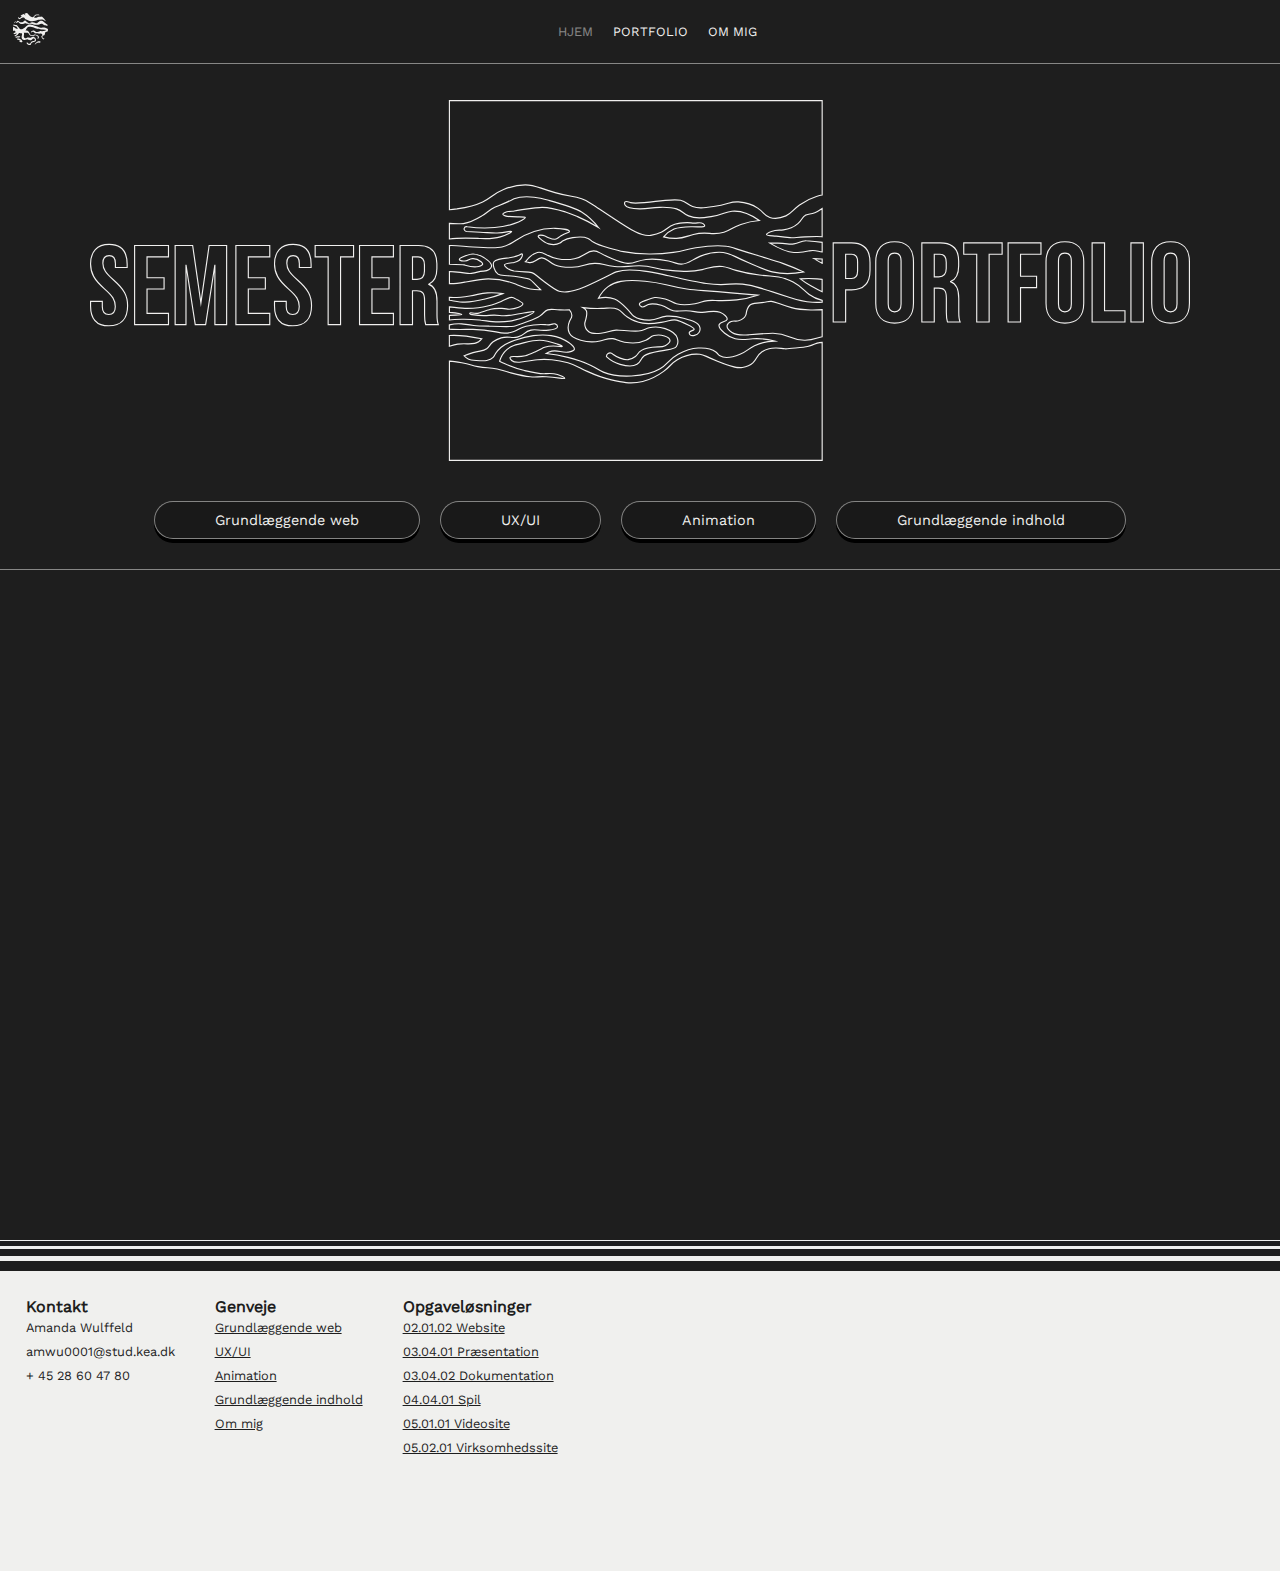
<file: index.html>
<!DOCTYPE html>
<html lang="da">

<head>
    <meta charset="UTF-8">
    <meta name="viewport" content="width=device-width, initial-scale=1.0">
    <meta name="robots" content="noindex">
    <title>Hjem</title>
    <link rel="stylesheet" href="generel.css">
    <link rel="stylesheet" href="animationer.css">
    <style>
        @import url('https://fonts.googleapis.com/css2?family=Work+Sans:wght@700&display=swap');
    </style>
    <link rel="apple-touch-icon" sizes="180x180" href="favicon_io/apple-touch-icon.png">
    <link rel="icon" type="image/png" sizes="32x32" href="favicon_io/favicon-32x32.png">
    <link rel="icon" type="image/png" sizes="16x16" href="favicon_io/favicon-16x16.png">
    <link rel="manifest" href="favicon_io/site.webmanifest">
</head>

<body>
    <header>
        <nav>
            <div>
                <a href="index.html" class="logo"><img src="imgs/logo_light.svg" alt="logo"></a>
            </div>
            <div class="navbar" id="navbar">
                <a href="index.html" class="current_page">HJEM</a>
                <div class="dropdown">
                    <a href="02_01_02.html">PORTFOLIO</a>
                    <div class="dropdown-content">
                        <a href="02_01_02.html">Grundlæggende web</a>
                        <a href="03_04_02.html">UX/UI</a>
                        <a href="04_04_01.html">Animation</a>
                        <a href="05_01_01.html">Grundlæggende indhold</a>
                    </div>
                </div>
                <a href="about.html">OM MIG</a>
            </div>
            <div class="menu_ikoner">
                <div class="burger">
                    <div class="line1"></div>
                    <div class="line2"></div>
                    <div class="line3"></div>
                </div>
            </div>
        </nav>
    </header>
    <main>
        <div class="forside_sektion1">
            <div class="hero">
                <img src="imgs/nyt_hero.svg" alt="logo" class="hero_web">
                <img src="imgs/hero_square.svg" alt="logo" class="hero_mobile">
            </div>
            <div class="knapper_forside">
                <a href="02_01_02.html" class="knap_forside" id="knap_1">Grundlæggende web</a>
                <a href="03_04_01.html" class="knap_forside" id="knap_2">UX/UI</a>
                <a href="04_04_01.html" class="knap_forside" id="knap_3">Animation</a>
                <a href="05_01_01.html" class="knap_forside" id="knap_4">Grundlæggende indhold</a>
            </div>
        </div>
        <hr class="linje">
        <div id="bf_screen">
            <div id="bf_baggrund">
                <div id="bf_elements">
                    <div id="b1_container" class="">
                        <p>02.01.02 -- Website</p>
                        <div id="b1_sprite" class="">
                        </div>
                    </div>
                    <div id="b2_container" class="">
                        <p>03.04.01 -- Præsentation</p>
                        <div id="b2_sprite" class=""></div>
                    </div>
                    <div id="b3_container" class="">
                        <p>04.04.01 -- Temaopgave</p>
                        <div id="b3_sprite" class=""></div>
                    </div>
                    <div id="b4_container" class="">
                        <p>05.01.01 -- Videosite</p>
                        <div id="b4_sprite" class=""></div>
                    </div>
                    <div id="b5_container" class="">
                        <p>05.01.01 -- Videosite</p>
                        <div id="b5_sprite" class=""></div>
                    </div>
                    <div id="b6_container" class="">
                        <p>04.04.01 -- Temaopgave</p>
                        <div id="b6_sprite" class=""></div>
                    </div>
                    <div id="b7_container" class="">
                        <p>03.04.02 -- Dokumentation</p>
                        <div id="b7_sprite" class=""></div>
                    </div>
                    <div id="b8_container" class="">
                        <p>03.04.02 -- Dokumentation</p>
                        <div id="b8_sprite" class=""></div>
                    </div>
                    <div id="b9_container" class="">
                        <p>05.02.01 -- Virksomhedssite</p>
                        <div id="b9_sprite" class=""></div>
                    </div>
                    <div id="b10_container" class="">
                        <p>05.02.01 -- Virksomhedssite</p>
                        <div id="b10_sprite" class=""></div>
                    </div>
                    <div id="b11_container" class="">
                        <p>05.02.01 -- Virksomhedssite</p>
                        <div id="b11_sprite" class=""></div>
                    </div>
                </div>
            </div>
        </div>
        <div class="space_index"></div>
        <hr class="footer_linje1">
        <hr class="footer_linje2">
        <hr class="footer_linje3">
    </main>

    <footer>
        <div id="flex_footer">
            <div>
                <h5>Kontakt</h5>
                <p>Amanda Wulffeld</p>
                <p>amwu0001@stud.kea.dk</p>
                <p>+ 45 28 60 47 80</p>

            </div>
            <div>
                <h5>Genveje</h5>
                <div>
                    <a href="02_01_02.html">Grundlæggende web</a>
                </div>
                <div>
                    <a href="03_04_02.html">UX/UI</a>
                </div>
                <div>
                    <a href="04_04_01.html">Animation</a>
                </div>
                <div>
                    <a href="05_01_01.html">Grundlæggende indhold</a>
                </div>
                <div>
                    <a href="about.html">Om mig</a>
                </div>
            </div>
            <div>
                <h5>Opgaveløsninger</h5>
                <div>
                    <a href="https://www.esmewulf.dk/kea/02_web/01_website/website">02.01.02
                        Website</a>
                </div>
                <div>
                    <a href="https://drive.google.com/file/d/1feK-axxZaOv2280koDLDBluAVjlOIvVi/view?usp=sharing">03.04.01
                        Præsentation</a>
                </div>
                <div>
                    <a href="https://drive.google.com/file/d/1LUmqONSbtlhb3juRQeurmd7ag-npEnab/view?usp=sharing">03.04.02
                        Dokumentation</a>
                </div>
                <div>
                    <a href="http://www.esmewulf.dk/kea/04_animation/website/index.html">04.04.01
                        Spil</a>
                </div>
                <div>
                    <a href="http://www.esmewulf.dk/kea/05_indhold/01_videosite/index.html">05.01.01 Videosite</a>
                </div>
                <div>
                    <a href="https://thunderous-blini-0e37bf.netlify.app/">05.02.01
                        Virksomhedssite</a>
                </div>
            </div>
        </div>
    </footer>
    <script src="script.js"></script>
    <script src="billeder.js"></script>

</body>

</html>
</file>
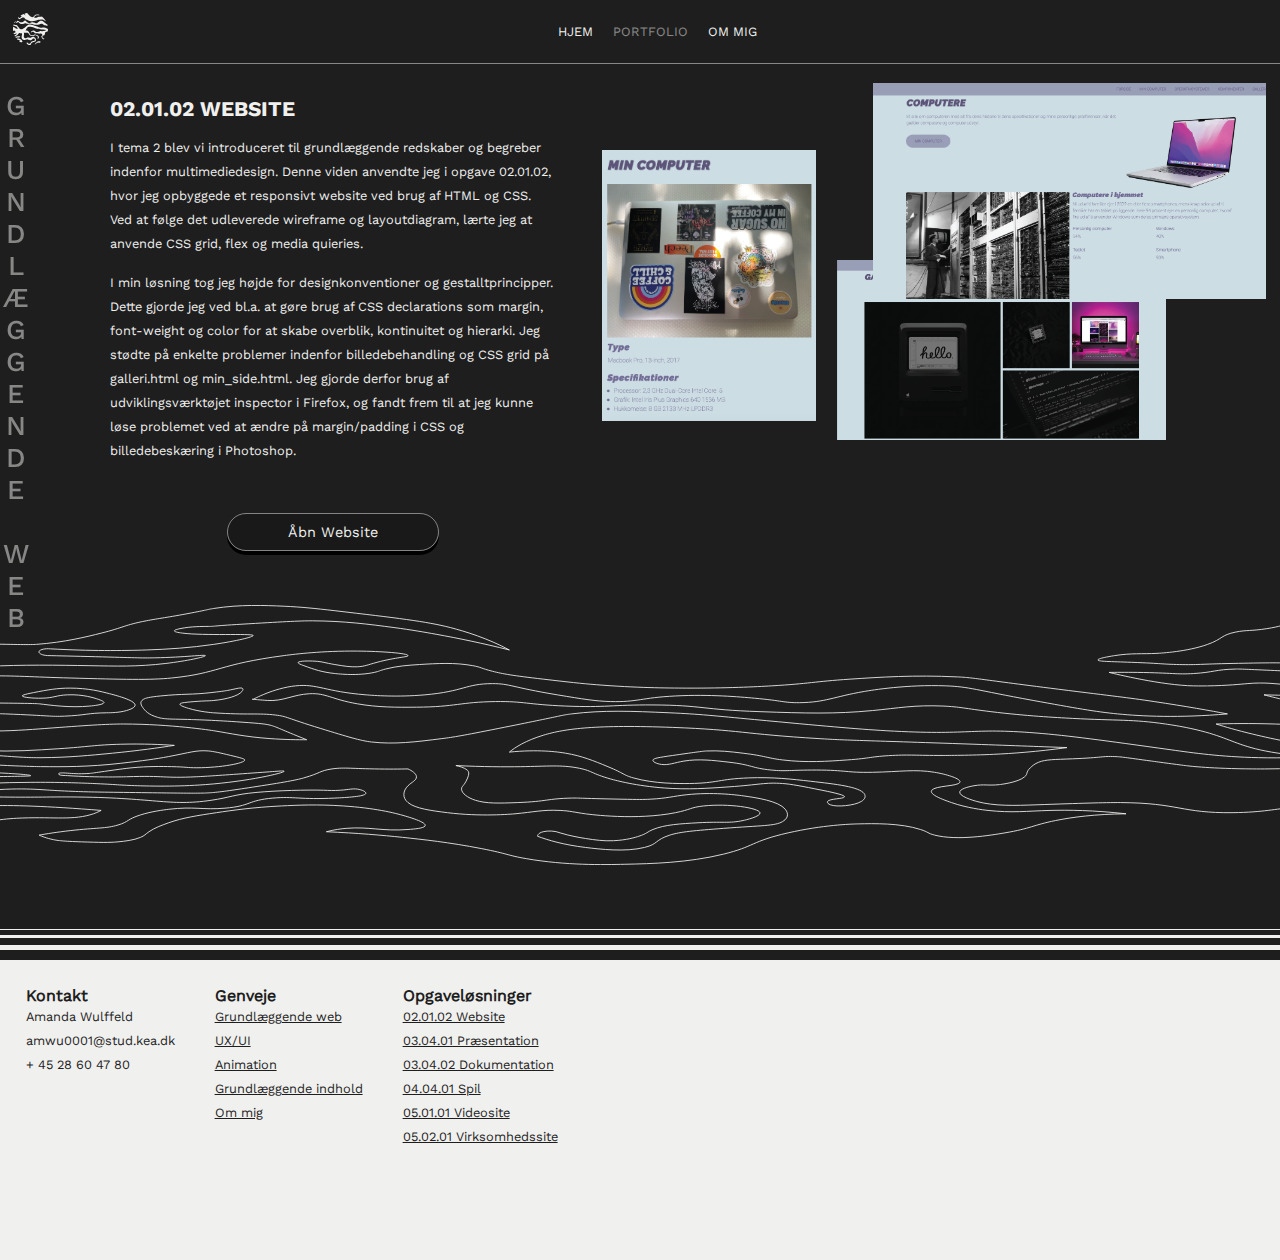
<file: 02_01_02.html>
<!DOCTYPE html>
<html lang="da">

<head>
    <meta charset="UTF-8">
    <meta name="viewport" content="width=device-width, initial-scale=1.0">
    <meta name="robots" content="noindex">
    <title>Grundlæggende web</title>
    <link rel="stylesheet" href="generel.css">
    <link rel="stylesheet" href="undersider.css">
    <style>
        @import url('https://fonts.googleapis.com/css2?family=Work+Sans:wght@700&display=swap');
    </style>
    <link rel="stylesheet" href="generel.css">
    <link rel="apple-touch-icon" sizes="180x180" href="favicon_io/apple-touch-icon.png">
    <link rel="icon" type="image/png" sizes="32x32" href="favicon_io/favicon-32x32.png">
    <link rel="icon" type="image/png" sizes="16x16" href="favicon_io/favicon-16x16.png">
    <link rel="manifest" href="favicon_io/site.webmanifest">
</head>

<body>
    <header>
        <nav>
            <div>
                <a href="index.html" class="logo"><img src="imgs/logo_light.svg" alt="logo"></a>
            </div>
            <div class="navbar" id="navbar">
                <a href="index.html">HJEM</a>
                <div class="dropdown">
                    <a href="02_01_02.html" class="current_page">PORTFOLIO</a>
                    <div class="dropdown-content">
                        <a href="02_01_02.html" class="current_page">Grundlæggende web</a>
                        <a href="03_04_02.html">UX/UI</a>
                        <a href="04_04_01.html">Animation</a>
                        <a href="05_01_01.html">Grundlæggende indhold</a>
                    </div>
                </div>
                <a href="about.html">OM MIG</a>
            </div>
            <div class="menu_ikoner">
                <div class="burger">
                    <div class="line1"></div>
                    <div class="line2"></div>
                    <div class="line3"></div>
                </div>
            </div>
        </nav>
    </header>
    <main>
        <div class="portfolio_grid_ny">
            <div class="overskrift">
                <h2>Grundlæggende web</h2>
            </div>
            <div class="grid_1_1">
                <div>
                    <div class="vs_tekst">
                        <h4>02.01.02 Website</h4>
                        <p>I tema 2 blev vi introduceret til grundlæggende redskaber og begreber indenfor
                            multimediedesign. Denne viden anvendte jeg i opgave 02.01.02, hvor jeg opbyggede et
                            responsivt
                            website ved brug af HTML og
                            CSS. Ved at følge det
                            udleverede wireframe og layoutdiagram, lærte jeg at anvende CSS grid, flex og media
                            quieries.</p>
                        <p class="gap">I min løsning tog jeg højde for designkonventioner og gestalltprincipper. Dette
                            gjorde
                            jeg ved bl.a. at gøre
                            brug af CSS declarations som margin, font-weight og color for at skabe overblik, kontinuitet
                            og hierarki.
                            Jeg stødte på enkelte problemer indenfor billedebehandling og
                            CSS grid på galleri.html og
                            min_side.html. Jeg gjorde
                            derfor brug af udviklingsværktøjet inspector i Firefox, og fandt frem til at jeg kunne løse
                            problemet ved at ændre på
                            margin/padding i CSS og billedebeskæring i Photoshop.</p>
                        <div class="vs_knap">
                            <a href="https://www.esmewulf.dk/kea/02_web/01_website/website" class="knap_forside">Åbn
                                Website</a>
                        </div>
                    </div>
                </div>
                <div>
                    <div id="web_background">
                        <div id="web_b1_container">
                            <div id="web_b1_sprite"></div>
                        </div>
                        <div id="web_b2_container">
                            <div id="web_b2_sprite"></div>
                        </div>
                        <div id="web_b3_container">
                            <div id="web_b3_sprite"></div>
                        </div>
                    </div>
                </div>
            </div>
        </div>
        <img src="imgs/waves_1pt.svg" alt="waves" class="vs_waves">
        <hr class="footer_linje1">
        <hr class="footer_linje2">
        <hr class="footer_linje3">
    </main>
    <footer>
        <div id="flex_footer">
            <div>
                <h5>Kontakt</h5>
                <p>Amanda Wulffeld</p>
                <p>amwu0001@stud.kea.dk</p>
                <p>+ 45 28 60 47 80</p>

            </div>
            <div>
                <h5>Genveje</h5>
                <div>
                    <a href="02_01_02.html">Grundlæggende web</a>
                </div>
                <div>
                    <a href="03_04_02.html">UX/UI</a>
                </div>
                <div>
                    <a href="04_04_01.html">Animation</a>
                </div>
                <div>
                    <a href="05_01_01.html">Grundlæggende indhold</a>
                </div>
                <div>
                    <a href="about.html">Om mig</a>
                </div>
            </div>
            <div>
                <h5>Opgaveløsninger</h5>
                <div>
                    <a href="https://www.esmewulf.dk/kea/02_web/01_website/website">02.01.02
                        Website</a>
                </div>
                <div>
                    <a href="https://drive.google.com/file/d/1feK-axxZaOv2280koDLDBluAVjlOIvVi/view?usp=sharing">03.04.01
                        Præsentation</a>
                </div>
                <div>
                    <a href="https://drive.google.com/file/d/1LUmqONSbtlhb3juRQeurmd7ag-npEnab/view?usp=sharing">03.04.02
                        Dokumentation</a>
                </div>
                <div>
                    <a href="http://www.esmewulf.dk/kea/04_animation/website/index.html">04.04.01
                        Spil</a>
                </div>
                <div>
                    <a href="http://www.esmewulf.dk/kea/05_indhold/01_videosite/index.html">05.01.01 Videosite</a>
                </div>
                <div>
                    <a href="https://thunderous-blini-0e37bf.netlify.app/">05.02.01
                        Virksomhedssite</a>
                </div>
            </div>
        </div>
    </footer>
    <script src="script.js"></script>
</body>

</html>
</file>
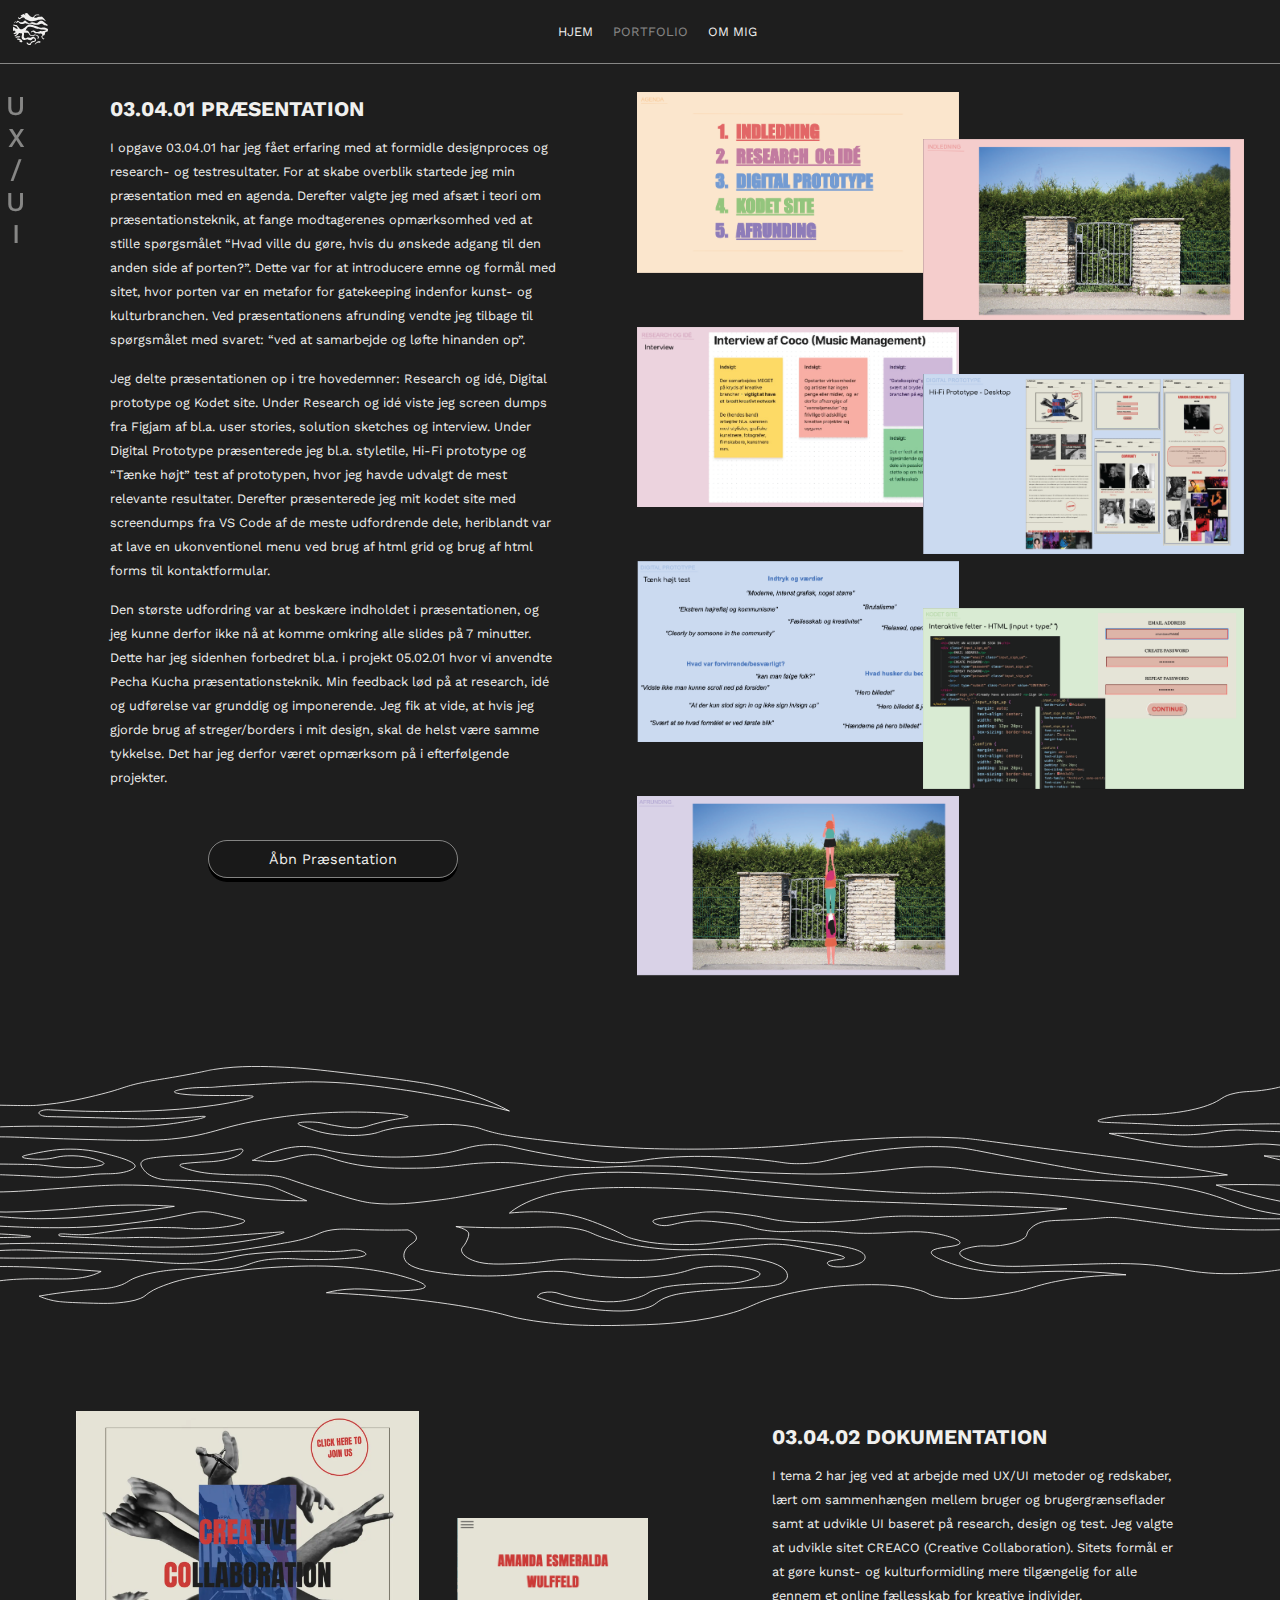
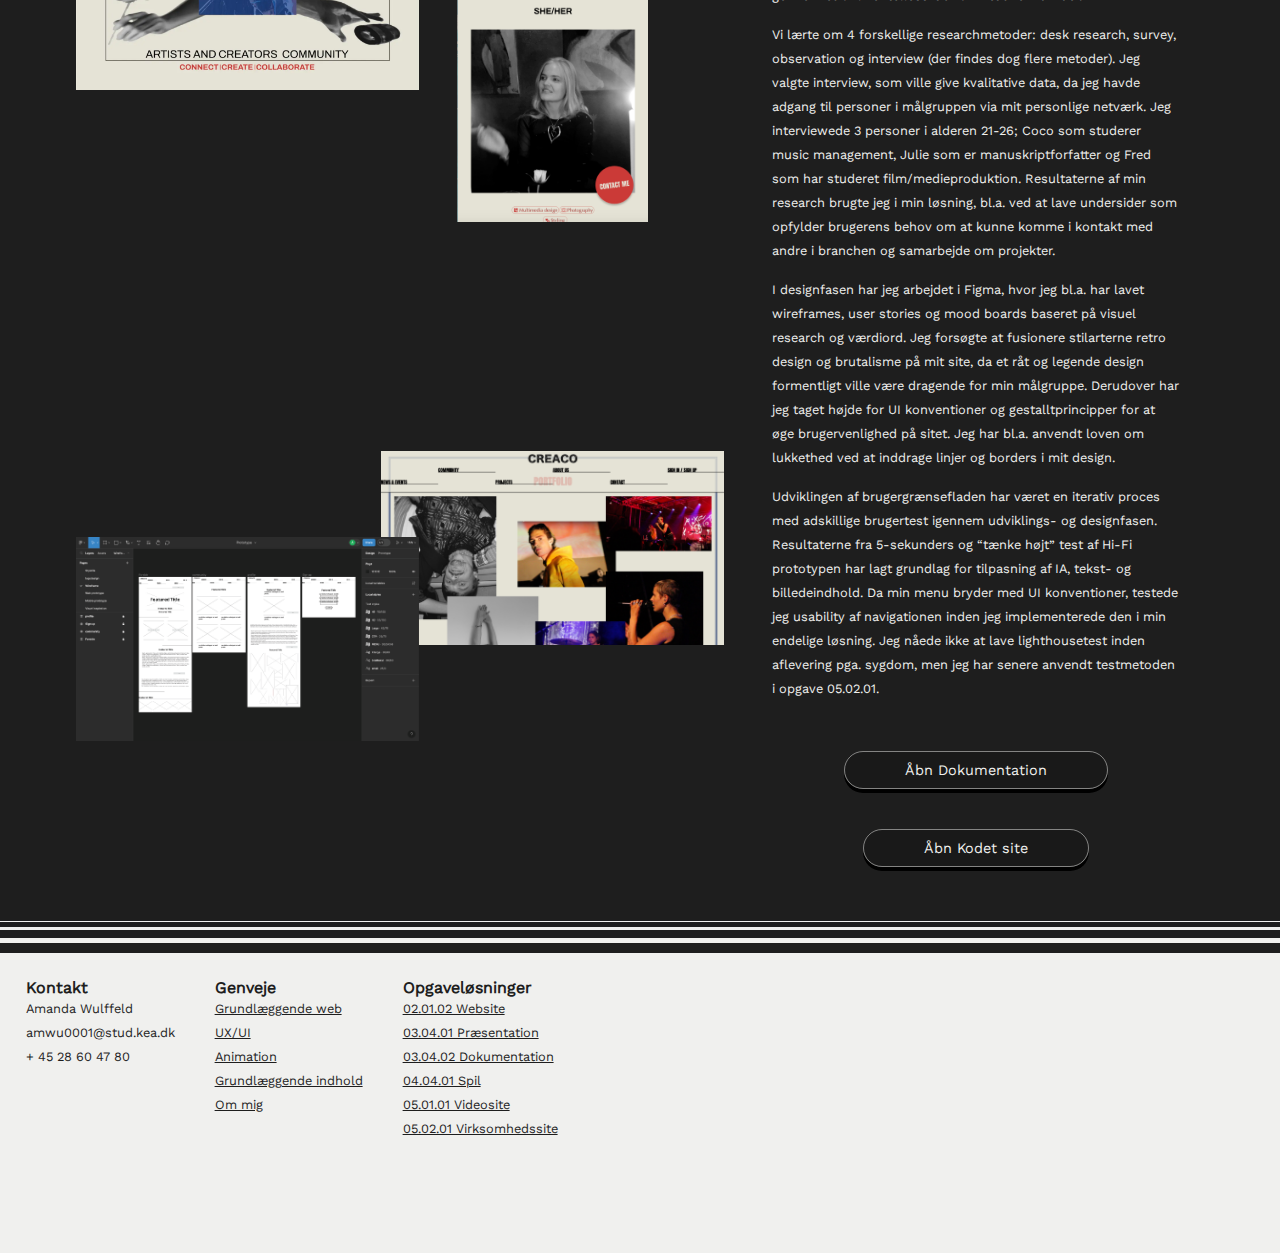
<file: 03_04_02.html>
<!DOCTYPE html>
<html lang="da">

<head>
    <meta charset="UTF-8">
    <meta name="viewport" content="width=device-width, initial-scale=1.0">
    <meta name="robots" content="noindex">
    <title>UX/UI</title>
    <link rel="stylesheet" href="generel.css">
    <link rel="stylesheet" href="undersider.css">
    <style>
        @import url('https://fonts.googleapis.com/css2?family=Work+Sans:wght@700&display=swap');
    </style>
    <link rel="stylesheet" href="generel.css">
    <link rel="apple-touch-icon" sizes="180x180" href="favicon_io/apple-touch-icon.png">
    <link rel="icon" type="image/png" sizes="32x32" href="favicon_io/favicon-32x32.png">
    <link rel="icon" type="image/png" sizes="16x16" href="favicon_io/favicon-16x16.png">
    <link rel="manifest" href="favicon_io/site.webmanifest">
</head>

<body>
    <header>
        <nav>
            <div>
                <a href="index.html" class="logo"><img src="imgs/logo_light.svg" alt="logo"></a>
            </div>
            <div class="navbar" id="navbar">
                <a href="index.html">HJEM</a>
                <div class="dropdown">
                    <a href="02_01_02.html" class="current_page">PORTFOLIO</a>
                    <div class="dropdown-content">
                        <a href="02_01_02.html">Grundlæggende web</a>
                        <a href="03_04_02.html" class="current_page">UX/UI</a>
                        <a href="04_04_01.html">Animation</a>
                        <a href="05_01_01.html">Grundlæggende indhold</a>
                    </div>
                </div>
                <a href="about.html">OM MIG</a>
            </div>
            <div class="menu_ikoner">
                <div class="burger">
                    <div class="line1"></div>
                    <div class="line2"></div>
                    <div class="line3"></div>
                </div>
            </div>
        </nav>
    </header>
    <main>
        <div class="portfolio_grid_ny">
            <div class="overskrift">
                <h2>UX/UI</h2>
            </div>
            <div class="grid_1_1">
                <div>
                    <div class="vs_tekst">
                        <h4>03.04.01 Præsentation</h4>
                        <p>I opgave 03.04.01 har jeg fået erfaring med at formidle designproces og research- og
                            testresultater. For at skabe
                            overblik startede jeg min præsentation med en agenda. Derefter valgte jeg med afsæt i teori
                            om præsentationsteknik, at
                            fange modtagerenes opmærksomhed ved at stille spørgsmålet “Hvad ville du gøre, hvis du
                            ønskede adgang til den anden side
                            af porten?”. Dette var for at introducere emne og formål med sitet, hvor
                            porten var en metafor for
                            gatekeeping indenfor kunst- og kulturbranchen. Ved præsentationens afrunding vendte jeg
                            tilbage til spørgsmålet med
                            svaret: “ved at samarbejde og løfte hinanden op”.</p>
                        <p class="gap">Jeg delte præsentationen op i tre hovedemner: Research og idé, Digital prototype
                            og Kodet
                            site. Under Research og idé
                            viste jeg screen dumps fra Figjam af bl.a. user stories, solution sketches og
                            interview. Under Digital Prototype præsenterede jeg
                            bl.a. styletile, Hi-Fi
                            prototype og “Tænke højt” test af prototypen, hvor jeg havde udvalgt de mest relevante
                            resultater. Derefter præsenterede
                            jeg mit kodet site med screendumps fra VS Code af de meste udfordrende dele, heriblandt var
                            at lave en ukonventionel
                            menu ved brug af html grid og brug af html forms til kontaktformular.
                        </p>
                        <p class="gap">Den største udfordring var at beskære indholdet i præsentationen, og jeg kunne
                            derfor ikke nå
                            at komme omkring alle
                            slides på 7 minutter. Dette har jeg sidenhen forbedret bl.a. i projekt 05.02.01 hvor vi
                            anvendte Pecha Kucha
                            præsentationsteknik. Min feedback lød på at research, idé og udførelse var grunddig og
                            imponerende. Jeg fik at vide, at hvis jeg gjorde brug af streger/borders i mit design, skal
                            de helst være samme tykkelse. Det har jeg derfor været opmærksom på i efterfølgende
                            projekter.</p>
                        <div class="vs_knap">
                            <a href="https://drive.google.com/file/d/1feK-axxZaOv2280koDLDBluAVjlOIvVi/view?usp=sharing"
                                class="knap_forside">Åbn Præsentation</a>
                        </div>
                        <div class="ux_space"></div>
                    </div>
                </div>
                <div>
                    <div id="ux_p_background">
                        <div id="ux_p_b1_container">
                            <div id="ux_p_b1_sprite"></div>
                        </div>
                        <div id="ux_p_b2_container">
                            <div id="ux_p_b2_sprite"></div>
                        </div>
                        <div id="ux_p_b4_container">
                            <div id="ux_p_b4_sprite"></div>
                        </div>
                        <div id="ux_p_b5_container">
                            <div id="ux_p_b5_sprite"></div>
                        </div>
                        <div id="ux_p_b6_container">
                            <div id="ux_p_b6_sprite"></div>
                        </div>
                        <div id="ux_p_b7_container">
                            <div id="ux_p_b7_sprite"></div>
                        </div>
                        <div id="ux_p_b8_container">
                            <div id="ux_p_b8_sprite"></div>
                        </div>
                    </div>
                </div>
            </div>
        </div>
        <img src="imgs/waves_1pt.svg" alt="waves" class="vs_waves">
        <div class="grid_1_1_2">
            <div>
                <div id="ux_d_background">
                    <div id="ux_d_b1_container">
                        <div id="ux_d_b1_sprite"></div>
                    </div>
                    <div id="ux_d_b2_container">
                        <div id="ux_d_b2_sprite"></div>
                    </div>
                    <div id="ux_d_b3_container">
                        <div id="ux_d_b3_sprite"></div>
                    </div>
                    <div id="ux_d_b4_container">
                        <div id="ux_d_b4_sprite"></div>
                    </div>
                </div>
            </div>
            <div class="dokumentation_tekst">
                <div class="vs_tekst_2">
                    <h4>03.04.02 Dokumentation</h4>
                    <p>I tema 2 har jeg ved at arbejde med UX/UI metoder og redskaber, lært om sammenhængen mellem
                        bruger og brugergrænseflader
                        samt at udvikle UI baseret på research, design og test. Jeg valgte at udvikle
                        sitet CREACO (Creative
                        Collaboration). Sitets formål er at gøre kunst- og kulturformidling mere tilgængelig for
                        alle gennem et online
                        fællesskab for kreative individer.</p>
                    <P class="gap">Vi lærte om 4 forskellige researchmetoder: desk research, survey, observation og
                        interview (der
                        findes dog flere
                        metoder). Jeg valgte interview, som ville give kvalitative data, da jeg havde adgang til
                        personer
                        i målgruppen via mit
                        personlige netværk. Jeg interviewede 3 personer i alderen 21-26; Coco som studerer music
                        management, Julie som er
                        manuskriptforfatter og Fred som har studeret film/medieproduktion.
                        Resultaterne af min
                        research brugte jeg i min løsning, bl.a. ved at lave undersider som opfylder brugerens behov om
                        at kunne komme i kontakt
                        med andre i branchen og samarbejde om projekter.</P>
                    <p class="gap">I designfasen har jeg arbejdet i Figma, hvor jeg bl.a. har lavet wireframes, user
                        stories og mood
                        boards baseret på
                        visuel research og værdiord. Jeg forsøgte at fusionere stilarterne retro design og brutalisme på
                        mit site, da et råt og
                        legende design formentligt ville være dragende for min målgruppe. Derudover har jeg taget højde
                        for UI konventioner og
                        gestalltprincipper for at øge brugervenlighed på sitet. Jeg har bl.a. anvendt loven om lukkethed
                        ved at inddrage linjer
                        og borders i mit design.</p>
                    <p class="gap">Udviklingen af brugergrænsefladen har været en iterativ proces med adskillige
                        brugertest igennem
                        udviklings- og
                        designfasen. Resultaterne fra 5-sekunders og “tænke højt” test af Hi-Fi prototypen har lagt
                        grundlag for tilpasning af
                        IA, tekst- og billedeindhold. Da min menu bryder med UI konventioner, testede jeg usability af
                        navigationen inden jeg
                        implementerede den i min endelige løsning. Jeg nåede ikke at lave lighthousetest inden
                        aflevering pga. sygdom, men jeg
                        har senere anvendt testmetoden i opgave 05.02.01.</p>

                    <div class="vs_knap">
                        <a href="https://drive.google.com/file/d/1LUmqONSbtlhb3juRQeurmd7ag-npEnab/view?usp=sharing"
                            class="knap_forside">Åbn Dokumentation</a>
                    </div>
                    <div class="vs_knap">
                        <a href="http://www.esmewulf.dk/kea/03_ux/01_kodet_site/index.html" class="knap_forside">Åbn
                            Kodet site</a>
                    </div>
                </div>
            </div>

        </div>
        <hr class="footer_linje1">
        <hr class="footer_linje2">
        <hr class="footer_linje3">
    </main>
    <footer>
        <div id="flex_footer">
            <div>
                <h5>Kontakt</h5>
                <p>Amanda Wulffeld</p>
                <p>amwu0001@stud.kea.dk</p>
                <p>+ 45 28 60 47 80</p>

            </div>
            <div>
                <h5>Genveje</h5>
                <div>
                    <a href="02_01_02.html">Grundlæggende web</a>
                </div>
                <div>
                    <a href="03_04_02.html">UX/UI</a>
                </div>
                <div>
                    <a href="04_04_01.html">Animation</a>
                </div>
                <div>
                    <a href="05_01_01.html">Grundlæggende indhold</a>
                </div>
                <div>
                    <a href="about.html">Om mig</a>
                </div>
            </div>
            <div>
                <h5>Opgaveløsninger</h5>
                <div>
                    <a href="https://www.esmewulf.dk/kea/02_web/01_website/website">02.01.02
                        Website</a>
                </div>
                <div>
                    <a href="https://drive.google.com/file/d/1feK-axxZaOv2280koDLDBluAVjlOIvVi/view?usp=sharing">03.04.01
                        Præsentation</a>
                </div>
                <div>
                    <a href="https://drive.google.com/file/d/1LUmqONSbtlhb3juRQeurmd7ag-npEnab/view?usp=sharing">03.04.02
                        Dokumentation</a>
                </div>
                <div>
                    <a href="http://www.esmewulf.dk/kea/04_animation/website/index.html">04.04.01
                        Spil</a>
                </div>
                <div>
                    <a href="http://www.esmewulf.dk/kea/05_indhold/01_videosite/index.html">05.01.01 Videosite</a>
                </div>
                <div>
                    <a href="https://thunderous-blini-0e37bf.netlify.app/">05.02.01
                        Virksomhedssite</a>
                </div>
            </div>
        </div>
    </footer>
    <script src="script.js"></script>
</body>

</html>
</file>
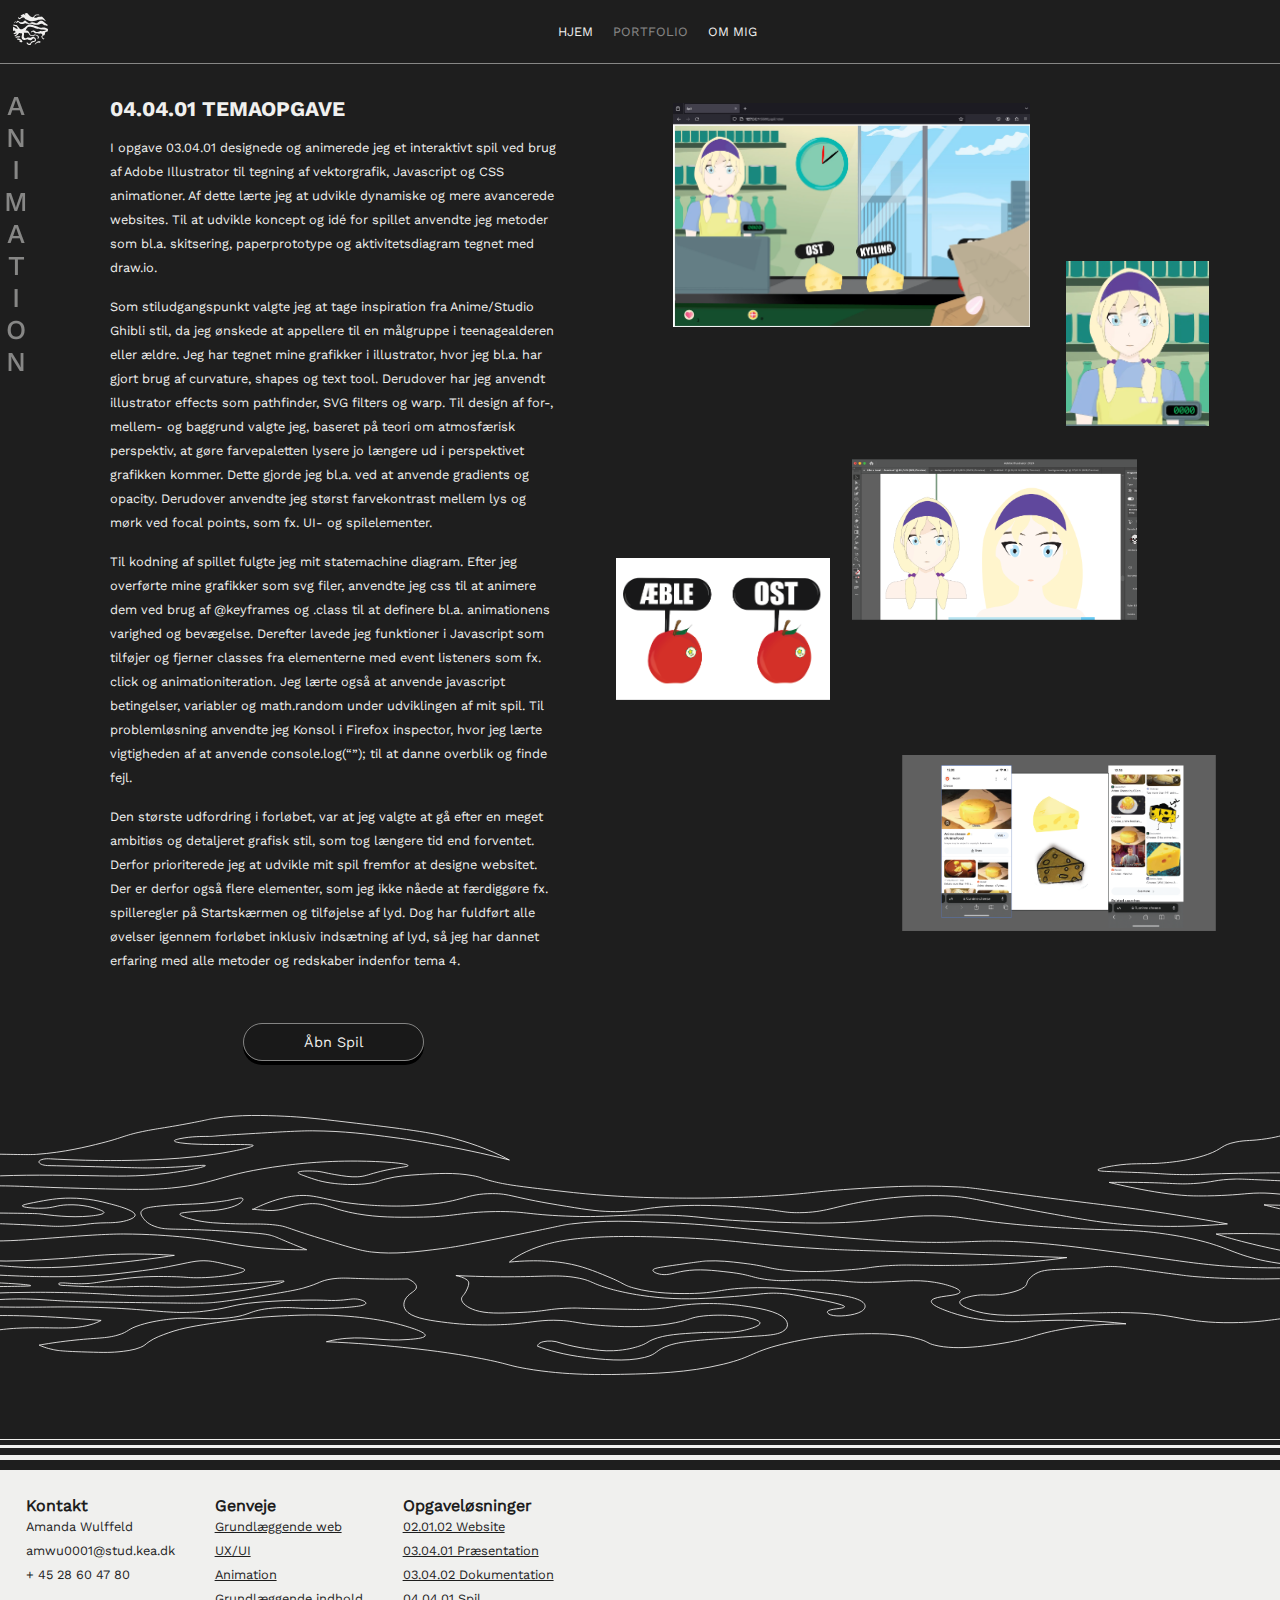
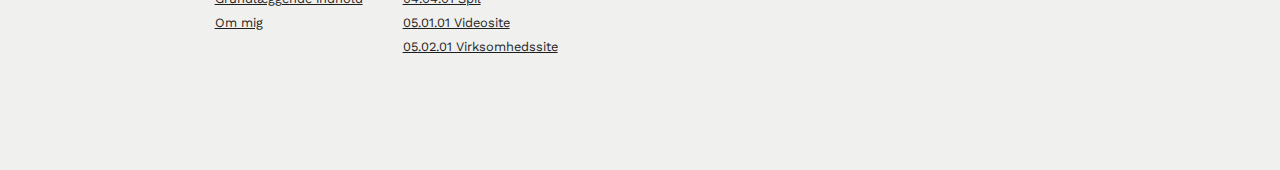
<file: 04_04_01.html>
<!DOCTYPE html>
<html lang="da">

<head>
    <meta charset="UTF-8">
    <meta name="viewport" content="width=device-width, initial-scale=1.0">
    <meta name="robots" content="noindex">
    <title>Animation</title>
    <link rel="stylesheet" href="generel.css">
    <link rel="stylesheet" href="undersider.css">
    <style>
        @import url('https://fonts.googleapis.com/css2?family=Work+Sans:wght@700&display=swap');
    </style>
    <link rel="stylesheet" href="generel.css">
    <link rel="apple-touch-icon" sizes="180x180" href="favicon_io/apple-touch-icon.png">
    <link rel="icon" type="image/png" sizes="32x32" href="favicon_io/favicon-32x32.png">
    <link rel="icon" type="image/png" sizes="16x16" href="favicon_io/favicon-16x16.png">
    <link rel="manifest" href="favicon_io/site.webmanifest">
</head>

<body>
    <header>
        <nav>
            <div>
                <a href="index.html" class="logo"><img src="imgs/logo_light.svg" alt="logo"></a>
            </div>
            <div class="navbar" id="navbar">
                <a href="index.html">HJEM</a>
                <div class="dropdown">
                    <a href="02_01_02.html" class="current_page">PORTFOLIO</a>
                    <div class="dropdown-content">
                        <a href="02_01_02.html">Grundlæggende web</a>
                        <a href="03_04_02.html">UX/UI</a>
                        <a href="04_04_01.html" class="current_page">Animation</a>
                        <a href="05_01_01.html">Grundlæggende indhold</a>
                    </div>
                </div>
                <a href="about.html">OM MIG</a>
            </div>
            <div class="menu_ikoner">
                <div class="burger">
                    <div class="line1"></div>
                    <div class="line2"></div>
                    <div class="line3"></div>
                </div>
            </div>
        </nav>
    </header>
    <main>
        <div class="portfolio_grid_ny">
            <div class="overskrift">
                <h2>Animation</h2>
            </div>
            <div class="grid_1_1">
                <div>
                    <div class="vs_tekst">
                        <h4>04.04.01 Temaopgave</h4>
                        <p>I opgave 03.04.01 designede og animerede jeg et interaktivt spil ved brug af Adobe
                            Illustrator til tegning af
                            vektorgrafik, Javascript og CSS animationer. Af dette lærte jeg at udvikle dynamiske og
                            mere avancerede
                            websites. Til at udvikle koncept og idé for spillet anvendte jeg metoder
                            som bl.a. skitsering,
                            paperprototype og aktivitetsdiagram tegnet med draw.io.</p>
                        <p class="gap">Som stiludgangspunkt valgte jeg at tage inspiration fra Anime/Studio Ghibli stil,
                            da jeg
                            ønskede at appellere til en
                            målgruppe i teenagealderen eller ældre. Jeg har tegnet mine grafikker i illustrator, hvor
                            jeg bl.a. har gjort brug af
                            curvature, shapes og text tool. Derudover har jeg anvendt illustrator effects som
                            pathfinder, SVG filters og warp.
                            Til design af for-, mellem- og baggrund valgte jeg, baseret på teori om atmosfærisk
                            perspektiv, at gøre farvepaletten
                            lysere jo længere ud i perspektivet grafikken kommer. Dette gjorde jeg bl.a. ved at
                            anvende gradients og opacity. Derudover anvendte jeg størst farvekontrast mellem lys og
                            mørk ved focal
                            points, som fx. UI- og
                            spilelementer.
                        </p>
                        <p class="gap">Til kodning af spillet fulgte jeg mit statemachine diagram. Efter jeg overførte
                            mine
                            grafikker som svg filer, anvendte
                            jeg css til at animere dem ved brug af @keyframes og .class til at definere bl.a.
                            animationens varighed og bevægelse.
                            Derefter lavede jeg funktioner i Javascript som tilføjer og fjerner classes fra elementerne
                            med event listeners som fx.
                            click og animationiteration. Jeg lærte også at anvende javascript betingelser, variabler
                            og math.random under
                            udviklingen af mit spil. Til problemløsning anvendte jeg Konsol i Firefox inspector, hvor
                            jeg lærte vigtigheden af at
                            anvende console.log(“”); til at danne overblik og finde fejl.</p>
                        <p class="gap">Den største udfordring i forløbet, var at jeg valgte at gå efter en meget
                            ambitiøs og
                            detaljeret grafisk stil, som tog
                            længere tid end forventet. Derfor prioriterede jeg at udvikle mit spil fremfor at designe
                            websitet. Der er derfor også
                            flere elementer, som jeg ikke nåede at færdiggøre fx. spilleregler på Startskærmen og
                            tilføjelse af lyd. Dog har
                            fuldført alle øvelser igennem forløbet inklusiv indsætning af lyd, så jeg har dannet
                            erfaring med alle metoder og
                            redskaber indenfor tema 4.</p>
                        <div class="vs_knap">
                            <a href="http://www.esmewulf.dk/kea/04_animation/website/index.html"
                                class="knap_forside">Åbn Spil</a>
                        </div>
                    </div>
                </div>
                <div class="animation_billeder">
                    <div id="animation_background">
                        <div id="animation_b1_container">
                            <div id="animation_b1_sprite"></div>
                        </div>
                        <div id="animation_b2_container">
                            <div id="animation_b2_sprite"></div>
                        </div>
                        <div id="animation_b3_container">
                            <div id="animation_b3_sprite"></div>
                        </div>
                        <div id="animation_b4_container">
                            <div id="animation_b4_sprite"></div>
                        </div>
                        <div id="animation_b5_container">
                            <div id="animation_b5_sprite"></div>
                        </div>
                    </div>
                </div>
            </div>
        </div>
        <img src="imgs/waves_1pt.svg" alt="waves" class="vs_waves">
        <hr class="footer_linje1">
        <hr class="footer_linje2">
        <hr class="footer_linje3">
    </main>
    <footer>
        <div id="flex_footer">
            <div>
                <h5>Kontakt</h5>
                <p>Amanda Wulffeld</p>
                <p>amwu0001@stud.kea.dk</p>
                <p>+ 45 28 60 47 80</p>

            </div>
            <div>
                <h5>Genveje</h5>
                <div>
                    <a href="02_01_02.html">Grundlæggende web</a>
                </div>
                <div>
                    <a href="03_04_02.html">UX/UI</a>
                </div>
                <div>
                    <a href="04_04_01.html">Animation</a>
                </div>
                <div>
                    <a href="05_01_01.html">Grundlæggende indhold</a>
                </div>
                <div>
                    <a href="about.html">Om mig</a>
                </div>
            </div>
            <div>
                <h5>Opgaveløsninger</h5>
                <div>
                    <a href="https://www.esmewulf.dk/kea/02_web/01_website/website">02.01.02
                        Website</a>
                </div>
                <div>
                    <a href="https://drive.google.com/file/d/1feK-axxZaOv2280koDLDBluAVjlOIvVi/view?usp=sharing">03.04.01
                        Præsentation</a>
                </div>
                <div>
                    <a href="https://drive.google.com/file/d/1LUmqONSbtlhb3juRQeurmd7ag-npEnab/view?usp=sharing">03.04.02
                        Dokumentation</a>
                </div>
                <div>
                    <a href="http://www.esmewulf.dk/kea/04_animation/website/index.html">04.04.01
                        Spil</a>
                </div>
                <div>
                    <a href="http://www.esmewulf.dk/kea/05_indhold/01_videosite/index.html">05.01.01 Videosite</a>
                </div>
                <div>
                    <a href="https://thunderous-blini-0e37bf.netlify.app/">05.02.01
                        Virksomhedssite</a>
                </div>
            </div>
        </div>
    </footer>
    <script src="script.js"></script>
</body>

</html>
</file>
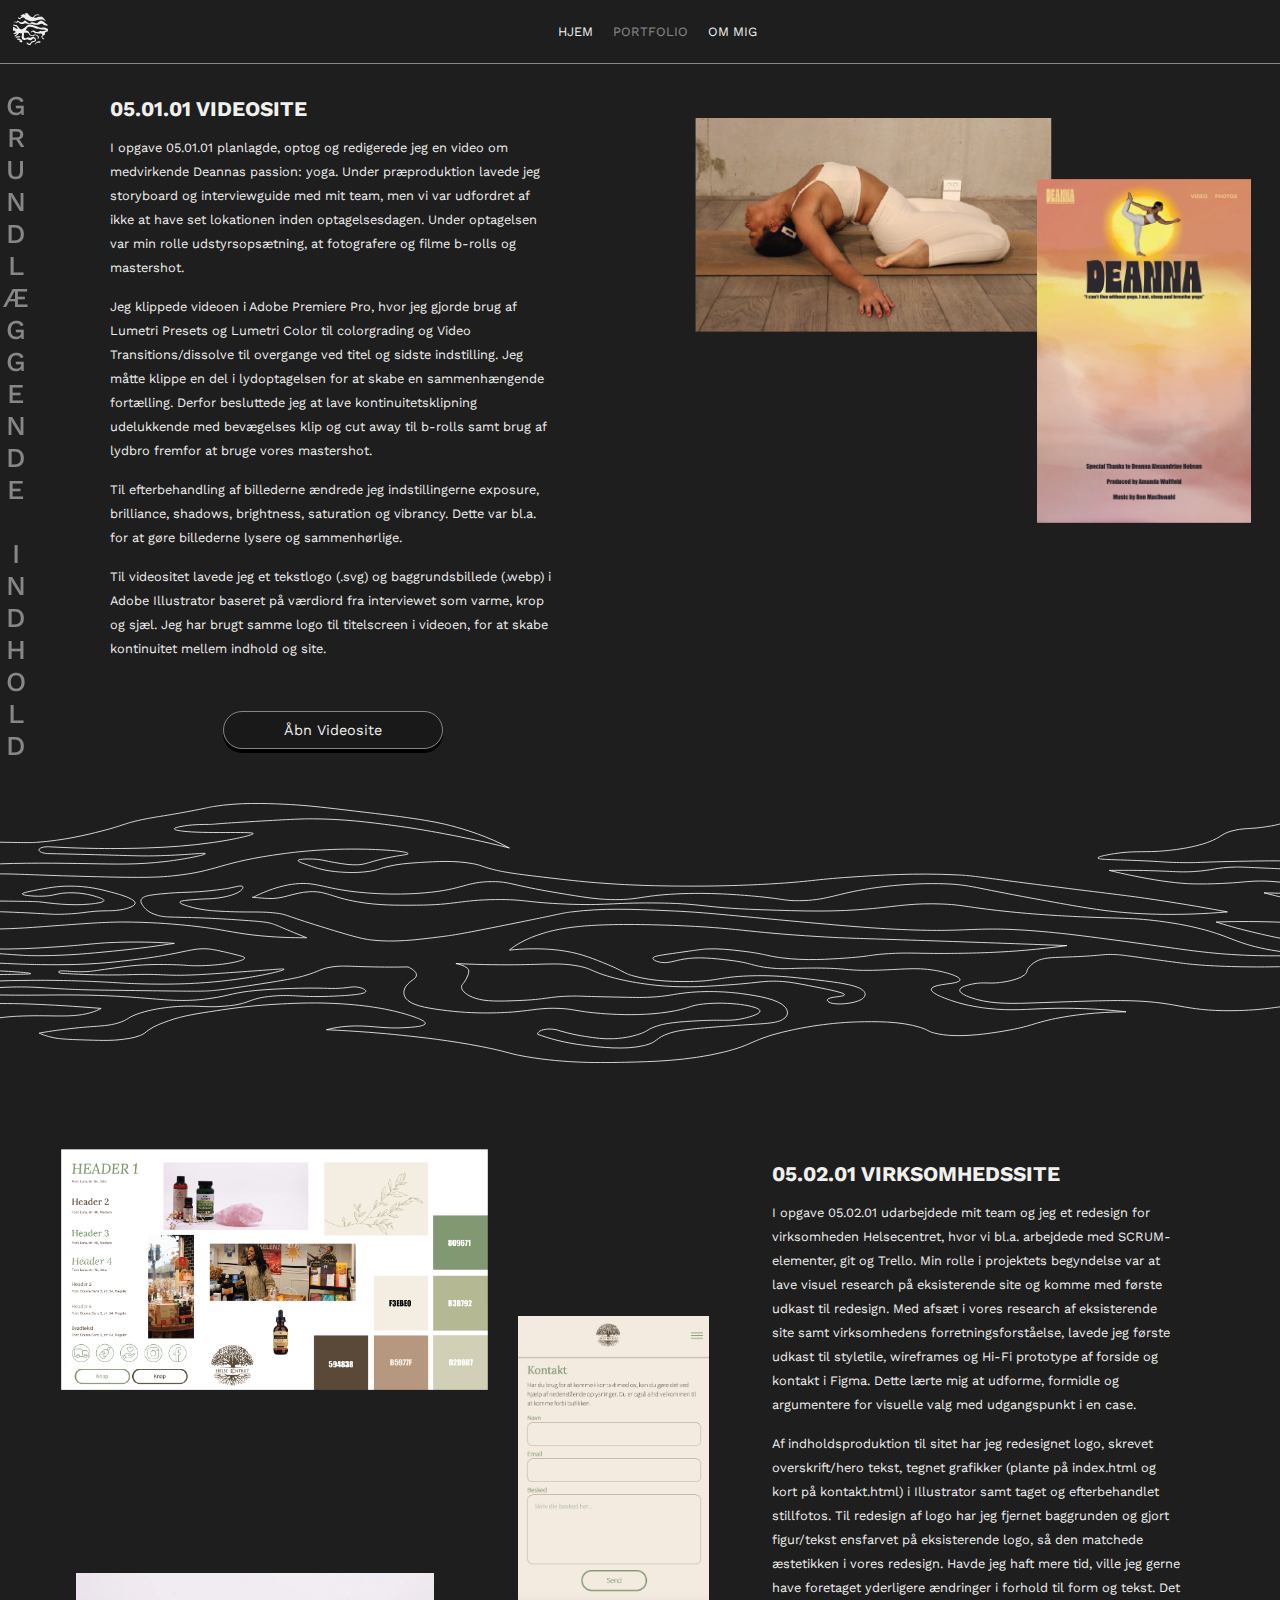
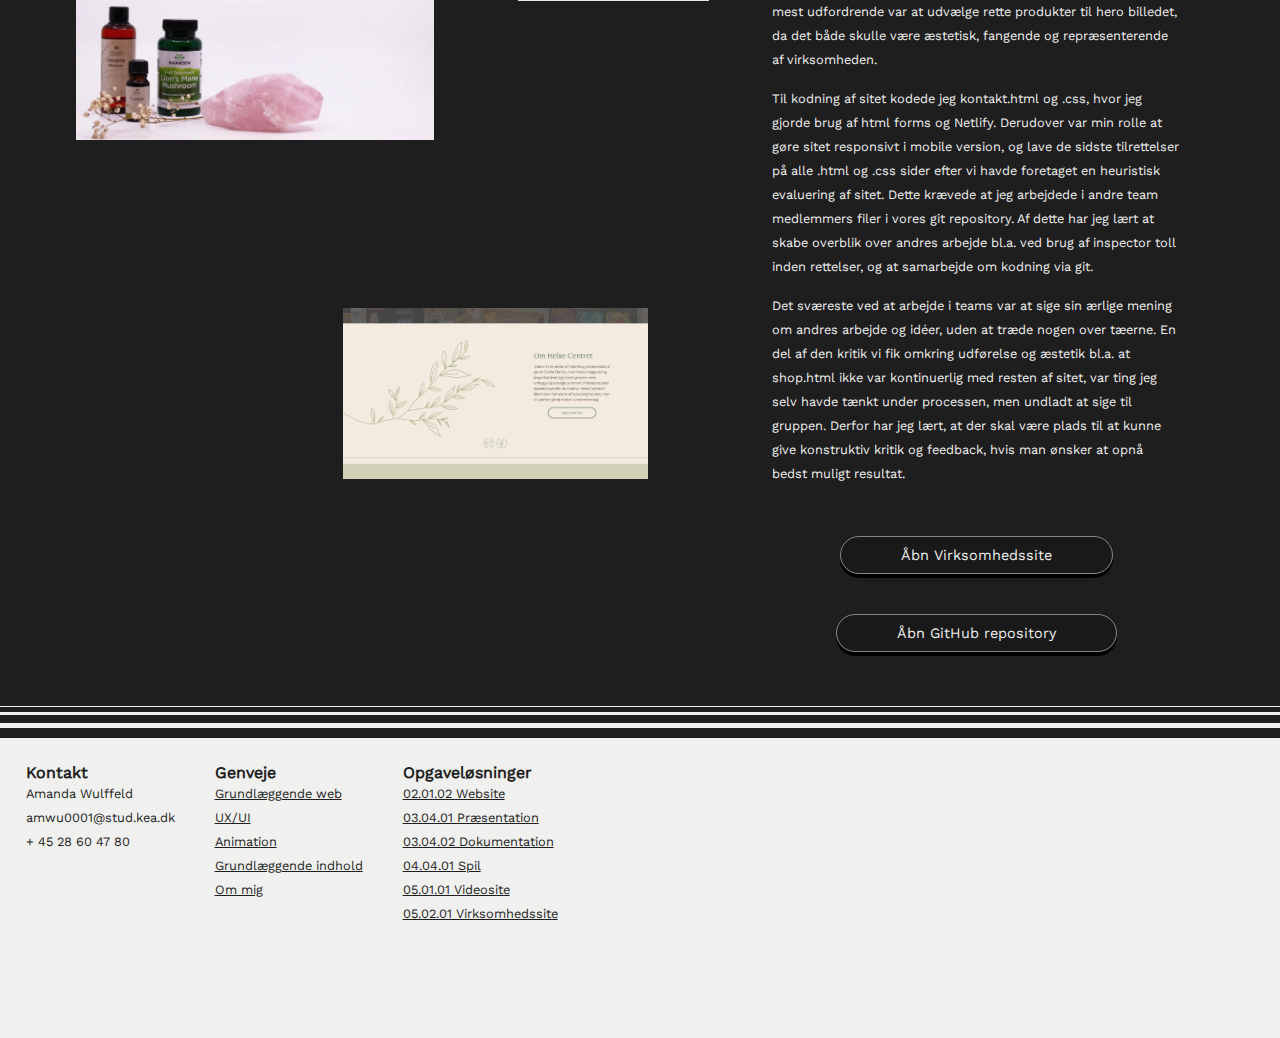
<file: 05_01_01.html>
<!DOCTYPE html>
<html lang="da">

<head>
    <meta charset="UTF-8">
    <meta name="viewport" content="width=device-width, initial-scale=1.0">
    <meta name="robots" content="noindex">
    <title>Grundlæggende indhold</title>
    <link rel="stylesheet" href="generel.css">
    <link rel="stylesheet" href="undersider.css">
    <style>
        @import url('https://fonts.googleapis.com/css2?family=Work+Sans:wght@700&display=swap');
    </style>
    <link rel="stylesheet" href="generel.css">
    <link rel="apple-touch-icon" sizes="180x180" href="favicon_io/apple-touch-icon.png">
    <link rel="icon" type="image/png" sizes="32x32" href="favicon_io/favicon-32x32.png">
    <link rel="icon" type="image/png" sizes="16x16" href="favicon_io/favicon-16x16.png">
    <link rel="manifest" href="favicon_io/site.webmanifest">
</head>

<body>
    <header>
        <nav>
            <div>
                <a href="index.html" class="logo"><img src="imgs/logo_light.svg" alt="logo"></a>
            </div>
            <div class="navbar" id="navbar">
                <a href="index.html">HJEM</a>
                <div class="dropdown">
                    <a href="02_01_02.html" class="current_page">PORTFOLIO</a>
                    <div class="dropdown-content">
                        <a href="02_01_02.html">Grundlæggende web</a>
                        <a href="03_04_02.html">UX/UI</a>
                        <a href="04_04_01.html">Animation</a>
                        <a href="05_01_01.html" class="current_page">Grundlæggende indhold</a>
                    </div>
                </div>
                <a href="about.html">OM MIG</a>
            </div>
            <div class="menu_ikoner">
                <div class="burger">
                    <div class="line1"></div>
                    <div class="line2"></div>
                    <div class="line3"></div>
                </div>
            </div>
        </nav>
    </header>
    <main>
        <div class="portfolio_grid_ny">
            <div class="overskrift">
                <h2>Grundlæggende indhold</h2>
            </div>
            <div class="grid_1_1">
                <div>
                    <div class="vs_tekst">
                        <h4>05.01.01 Videosite</h4>
                        <p>I opgave 05.01.01 planlagde, optog og redigerede jeg en video om medvirkende Deannas passion:
                            yoga. Under præproduktion
                            lavede jeg storyboard og interviewguide med mit team, men vi var udfordret af ikke at have
                            set
                            lokationen inden
                            optagelsesdagen. Under optagelsen var min rolle udstyrsopsætning, at fotografere og filme
                            b-rolls og mastershot.</p>
                        <p class="gap">Jeg klippede videoen i Adobe Premiere Pro, hvor jeg gjorde brug af Lumetri
                            Presets og Lumetri
                            Color til colorgrading og
                            Video Transitions/dissolve til overgange ved titel og sidste indstilling. Jeg måtte klippe
                            en
                            del i lydoptagelsen for at
                            skabe en sammenhængende fortælling. Derfor besluttede jeg at lave kontinuitetsklipning
                            udelukkende med bevægelses klip
                            og cut away til b-rolls samt brug af lydbro fremfor at bruge vores mastershot.</p>
                        <p class="gap">Til efterbehandling af billederne ændrede jeg indstillingerne exposure,
                            brilliance, shadows,
                            brightness, saturation og
                            vibrancy. Dette var bl.a. for at gøre billederne lysere og
                            sammenhørlige.
                        </p>
                        <p class="gap">Til videositet lavede jeg et tekstlogo (.svg) og baggrundsbillede (.webp) i Adobe
                            Illustrator
                            baseret på værdiord fra
                            interviewet som varme, krop og sjæl. Jeg har brugt samme logo til titelscreen i videoen, for
                            at
                            skabe kontinuitet mellem
                            indhold og site.</p>
                        <div class="vs_knap">
                            <a href="http://www.esmewulf.dk/kea/05_indhold/01_videosite/index.html"
                                class="knap_forside">Åbn Videosite</a>
                        </div>
                    </div>
                </div>
                <div>
                    <div id="videosite_background">
                        <div id="vs_b1_container">
                            <div id="vs_b1_sprite"></div>
                        </div>
                        <div id="vs_b2_container">
                            <div id="vs_b2_sprite"></div>
                        </div>
                        <div>
                            <iframe src="https://www.youtube.com/embed/zuUh0323i8U?si=BvHV47VYYy9luKXl"
                                title="YouTube video player"
                                allow="accelerometer; autoplay; clipboard-write; encrypted-media; gyroscope; picture-in-picture; web-share"
                                allowfullscreen class="vs_video"></iframe>
                        </div>
                    </div>
                </div>
            </div>
        </div>
        <img src="imgs/waves_1pt.svg" alt="waves" class="vs_waves">
        <div class="grid_1_1_2">
            <div>
                <div id="virksomhedssite_background">
                    <div id="virk_b1_container">
                        <div id="virk_b1_sprite"></div>
                    </div>
                    <div id="virk_b2_container">
                        <div id="virk_b2_sprite"></div>
                    </div>
                    <div id="virk_b3_container">
                        <div id="virk_b3_sprite"></div>
                    </div>
                    <div id="virk_b4_container">
                        <div id="virk_b4_sprite"></div>
                    </div>
                </div>
            </div>
            <div class="dokumentation_tekst">
                <div class="vs_tekst_2">
                    <h4>05.02.01 Virksomhedssite</h4>
                    <p>I opgave 05.02.01 udarbejdede mit team og jeg et redesign for virksomheden Helsecentret, hvor vi
                        bl.a. arbejdede med
                        SCRUM-elementer, git og Trello. Min rolle i projektets begyndelse var at lave visuel research på
                        eksisterende site og
                        komme med første udkast til redesign. Med afsæt i vores research af eksisterende site samt
                        virksomhedens
                        forretningsforståelse, lavede jeg første udkast til styletile, wireframes og Hi-Fi prototype af
                        forside og kontakt i
                        Figma. Dette lærte mig at udforme, formidle og argumentere for visuelle valg med udgangspunkt i
                        en case.</p>
                    <p class="gap">Af indholdsproduktion til sitet har jeg redesignet logo, skrevet overskrift/hero
                        tekst, tegnet
                        grafikker (plante på
                        index.html og kort på kontakt.html) i Illustrator samt taget og efterbehandlet stillfotos. Til
                        redesign af logo har jeg
                        fjernet baggrunden og gjort figur/tekst ensfarvet på eksisterende logo, så den matchede
                        æstetikken i vores redesign.
                        Havde jeg haft mere tid, ville jeg gerne have foretaget yderligere ændringer i forhold til form
                        og tekst. Det mest
                        udfordrende var at udvælge rette produkter til hero billedet, da det både skulle være æstetisk,
                        fangende og
                        repræsenterende af virksomheden.</p>
                    <p class="gap">Til kodning af sitet kodede jeg kontakt.html og .css, hvor jeg gjorde brug af html
                        forms og
                        Netlify. Derudover var min
                        rolle at gøre sitet responsivt i mobile version, og lave de sidste tilrettelser på alle .html og
                        .css sider efter vi
                        havde foretaget en heuristisk evaluering af sitet. Dette krævede at jeg arbejdede i andre team
                        medlemmers filer i vores
                        git repository. Af dette har jeg lært at skabe overblik over andres arbejde bl.a. ved brug af
                        inspector toll inden
                        rettelser, og at samarbejde om kodning via git.
                    </p>
                    <p class="gap">Det sværeste ved at arbejde i teams var at sige sin ærlige mening om andres arbejde
                        og idéer,
                        uden at træde nogen over
                        tæerne. En del af den kritik vi fik omkring udførelse og æstetik bl.a. at shop.html ikke var
                        kontinuerlig med resten af
                        sitet, var ting jeg selv havde tænkt under processen, men undladt at sige til gruppen. Derfor
                        har jeg lært, at der skal
                        være plads til at kunne give konstruktiv kritik og feedback, hvis man ønsker at opnå bedst
                        muligt resultat.</p>
                    <div class="vs_knap">
                        <a href="https://thunderous-blini-0e37bf.netlify.app/" class="knap_forside">Åbn
                            Virksomhedssite</a>
                    </div>
                    <div class="vs_knap">
                        <a href="https://github.com/Elel0001/helsecentret" class="knap_forside">Åbn GitHub
                            repository</a>
                    </div>
                </div>
            </div>

        </div>
        <hr class="footer_linje1">
        <hr class="footer_linje2">
        <hr class="footer_linje3">
    </main>
    <footer>
        <div id="flex_footer">
            <div>
                <h5>Kontakt</h5>
                <p>Amanda Wulffeld</p>
                <p>amwu0001@stud.kea.dk</p>
                <p>+ 45 28 60 47 80</p>

            </div>
            <div>
                <h5>Genveje</h5>
                <div>
                    <a href="02_01_02.html">Grundlæggende web</a>
                </div>
                <div>
                    <a href="03_04_02.html">UX/UI</a>
                </div>
                <div>
                    <a href="04_04_01.html">Animation</a>
                </div>
                <div>
                    <a href="05_01_01.html">Grundlæggende indhold</a>
                </div>
                <div>
                    <a href="about.html">Om mig</a>
                </div>
            </div>
            <div>
                <h5>Opgaveløsninger</h5>
                <div>
                    <a href="https://www.esmewulf.dk/kea/02_web/01_website/website">02.01.02
                        Website</a>
                </div>
                <div>
                    <a href="https://drive.google.com/file/d/1feK-axxZaOv2280koDLDBluAVjlOIvVi/view?usp=sharing">03.04.01
                        Præsentation</a>
                </div>
                <div>
                    <a href="https://drive.google.com/file/d/1LUmqONSbtlhb3juRQeurmd7ag-npEnab/view?usp=sharing">03.04.02
                        Dokumentation</a>
                </div>
                <div>
                    <a href="http://www.esmewulf.dk/kea/04_animation/website/index.html">04.04.01
                        Spil</a>
                </div>
                <div>
                    <a href="http://www.esmewulf.dk/kea/05_indhold/01_videosite/index.html">05.01.01 Videosite</a>
                </div>
                <div>
                    <a href="https://thunderous-blini-0e37bf.netlify.app/">05.02.01
                        Virksomhedssite</a>
                </div>
            </div>
        </div>
    </footer>
    <script src="script.js"></script>
</body>

</html>
</file>
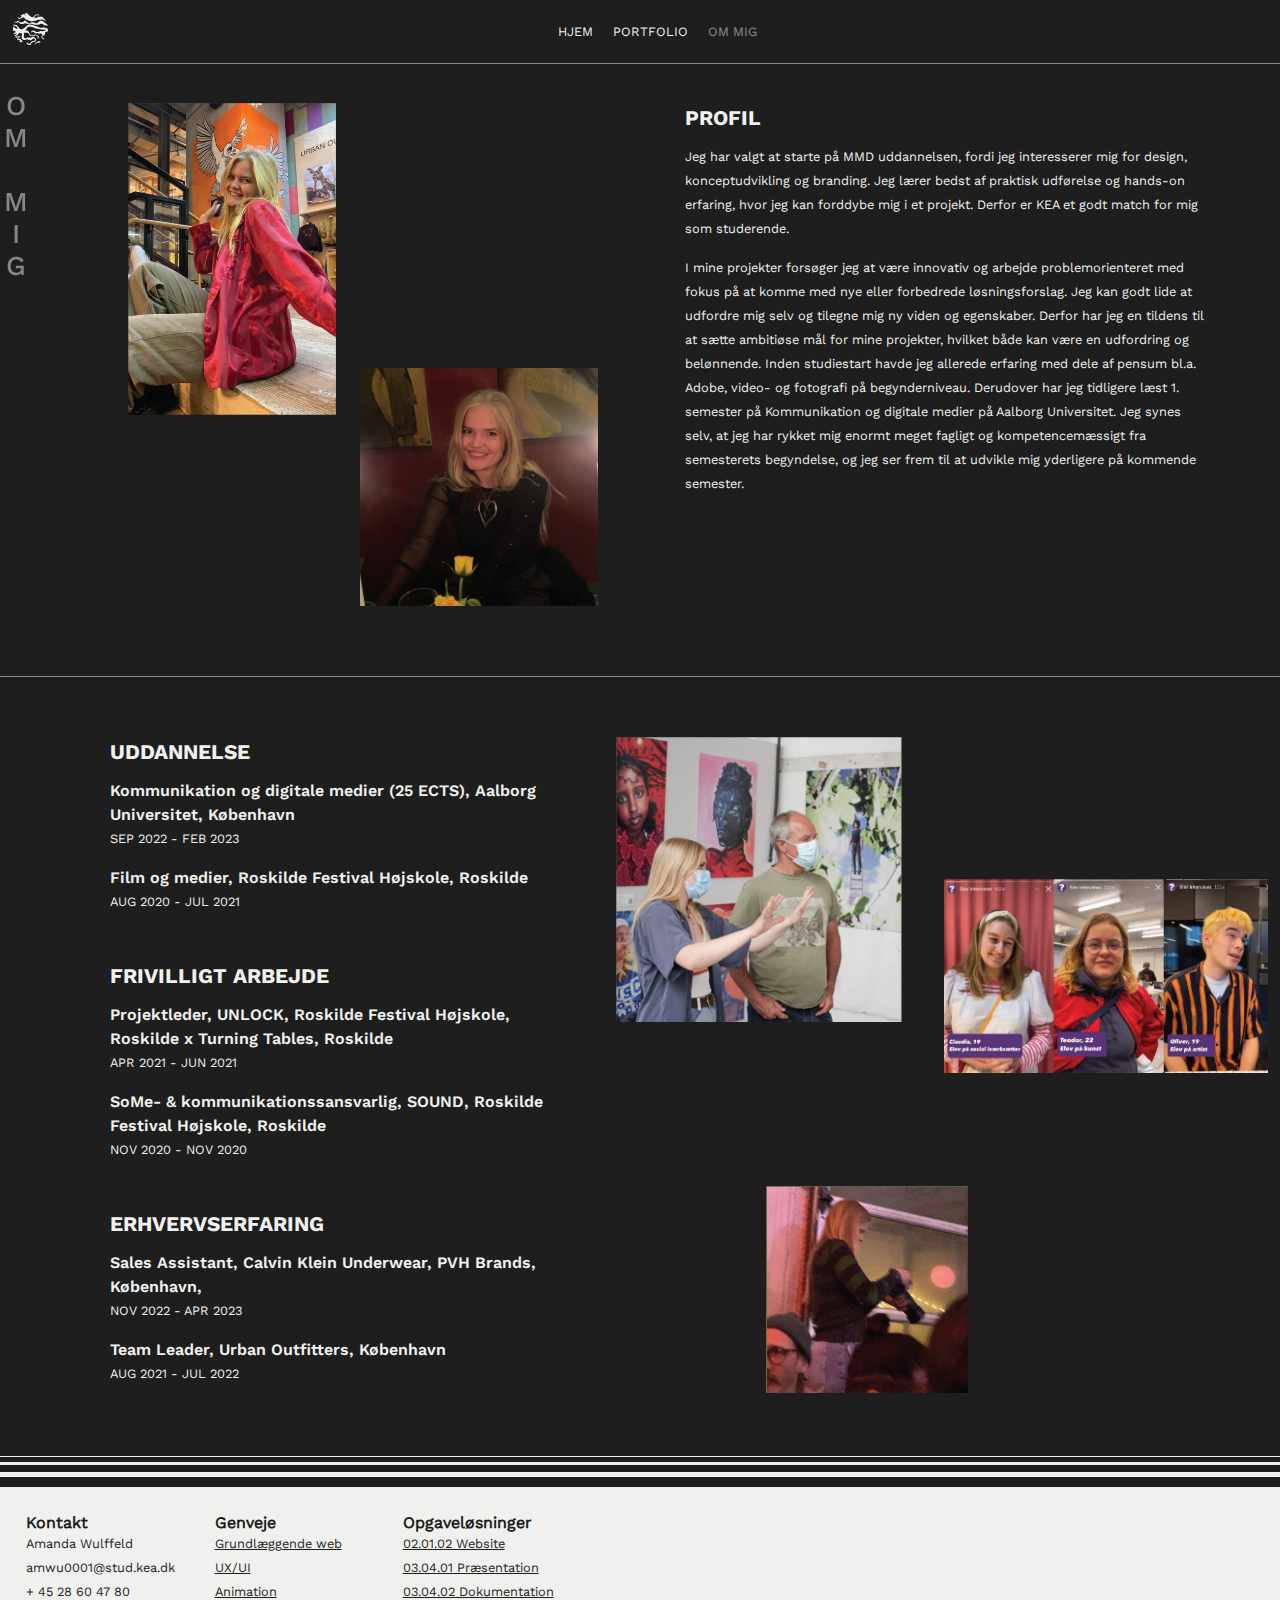
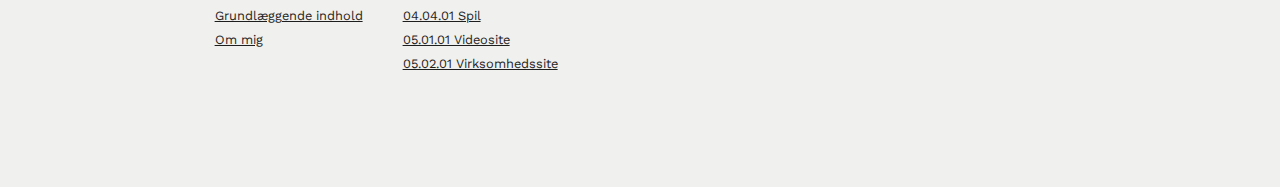
<file: about.html>
<!DOCTYPE html>
<html lang="da">

<head>
    <meta charset="UTF-8">
    <meta name="viewport" content="width=device-width, initial-scale=1.0">
    <meta name="robots" content="noindex">
    <title>Om mig</title>
    <link rel="stylesheet" href="generel.css">
    <link rel="stylesheet" href="undersider.css">
    <style>
        @import url('https://fonts.googleapis.com/css2?family=Work+Sans:wght@700&display=swap');
    </style>
    <link rel="stylesheet" href="generel.css">
    <link rel="apple-touch-icon" sizes="180x180" href="favicon_io/apple-touch-icon.png">
    <link rel="icon" type="image/png" sizes="32x32" href="favicon_io/favicon-32x32.png">
    <link rel="icon" type="image/png" sizes="16x16" href="favicon_io/favicon-16x16.png">
    <link rel="manifest" href="favicon_io/site.webmanifest">
</head>

<body>
    <header>
        <nav>
            <div>
                <a href="index.html" class="logo"><img src="imgs/logo_light.svg" alt="logo"></a>
            </div>
            <div class="navbar" id="navbar">
                <a href="index.html">HJEM</a>
                <div class="dropdown">
                    <a href="02_01_02.html">PORTFOLIO</a>
                    <div class="dropdown-content">
                        <a href="02_01_02.html">Grundlæggende web</a>
                        <a href="03_04_02.html">UX/UI</a>
                        <a href="04_04_01.html">Animation</a>
                        <a href="05_01_01.html">Grundlæggende indhold</a>
                    </div>
                </div>
                <a href="about.html" class="current_page">OM MIG</a>
            </div>
            <div class="menu_ikoner">
                <div class="burger">
                    <div class="line1"></div>
                    <div class="line2"></div>
                    <div class="line3"></div>
                </div>
            </div>
        </nav>
    </header>
    <main>
        <div class="portfolio_grid_ny">
            <div class="overskrift">
                <h2>Om mig</h2>
            </div>
            <div class="grid_om_mig">
                <div id="portrait_background">
                    <div id="portrait_container_2">
                        <div id="portrait_sprite_2">
                        </div>
                    </div>
                    <div id="portrait_container">
                        <div id="portrait_sprite">
                        </div>
                    </div>
                </div>
                <div class="profil">
                    <div class="om_mig_tekst">
                        <h4>Profil</h4>
                        <p>Jeg har valgt at starte på MMD uddannelsen, fordi jeg interesserer mig for design,
                            konceptudvikling og branding. Jeg
                            lærer bedst af praktisk udførelse og hands-on erfaring, hvor jeg kan forddybe mig i et
                            projekt. Derfor er KEA et godt
                            match for mig som studerende.</p>
                        <p class="gap">I mine projekter forsøger jeg at være innovativ og arbejde problemorienteret med
                            fokus på
                            at
                            komme med nye eller
                            forbedrede løsningsforslag. Jeg kan godt lide at udfordre mig selv og tilegne mig ny
                            viden
                            og egenskaber. Derfor har jeg
                            en tildens til at sætte ambitiøse mål for mine projekter, hvilket både kan være en
                            udfordring og belønnende. Inden
                            studiestart havde jeg allerede erfaring med dele af pensum bl.a. Adobe, video- og
                            fotografi
                            på begynderniveau. Derudover
                            har jeg tidligere læst 1. semester på Kommunikation og digitale medier på Aalborg
                            Universitet. Jeg synes selv, at jeg
                            har rykket mig enormt meget fagligt og kompetencemæssigt fra semesterets begyndelse, og
                            jeg
                            ser frem til at udvikle mig
                            yderligere på kommende semester.</p>
                    </div>
                </div>
            </div>
        </div>
        <hr class="linje" id="linje_about">
        <div class="portfolio_grid_ny_2">
            <div id="om_os_grid2">
                <div>
                    <div>
                        <div class="vs_tekst">
                            <h4>Uddannelse</h4>
                            <h6 class="gap">Kommunikation og digitale
                                medier (25 ECTS), Aalborg Universitet,
                                København</h6>
                            <p class="dates">SEP 2022 - FEB 2023</p>
                            <h6 class="gap">Film og medier, Roskilde Festival Højskole, Roskilde</h6>
                            <p class="dates">AUG 2020 - JUL 2021</p>

                            <h4 class="titel_gap">Frivilligt arbejde</h4>
                            <h6 class="gap">Projektleder, UNLOCK, Roskilde Festival
                                Højskole, Roskilde x Turning Tables, Roskilde</h6>
                            <p class="dates">APR 2021 - JUN 2021</p>
                            <h6 class="gap">SoMe- & kommunikationssansvarlig, SOUND, Roskilde Festival Højskole,
                                Roskilde</h6>
                            <p class="dates">NOV 2020 - NOV 2020</p>

                            <h4 class="titel_gap">Erhvervserfaring</h4>
                            <h6 class="gap">Sales Assistant, Calvin Klein Underwear, PVH Brands, København,</h6>
                            <p class="dates">NOV 2022 - APR 2023</p>
                            <h6 class="gap">Team Leader, Urban Outfitters, København</h6>
                            <p class="dates">AUG 2021 - JUL 2022</p>
                            <div class="om_mig_topspace"></div>
                        </div>
                    </div>
                </div>
                <div id="cv_background">
                    <div id="cv_container_1">
                        <div id="cv_sprite_1">
                        </div>
                    </div>
                    <div id="cv_container_2">
                        <div id="cv_sprite_2">
                        </div>
                    </div>
                    <div id="cv_container_3">
                        <div id="cv_sprite_3">
                        </div>
                    </div>
                </div>
            </div>
        </div>
        <hr class="footer_linje1">
        <hr class="footer_linje2">
        <hr class="footer_linje3">
    </main>
    <footer>
        <div id="flex_footer">
            <div>
                <h5>Kontakt</h5>
                <p>Amanda Wulffeld</p>
                <p>amwu0001@stud.kea.dk</p>
                <p>+ 45 28 60 47 80</p>

            </div>
            <div>
                <h5>Genveje</h5>
                <div>
                    <a href="02_01_02.html">Grundlæggende web</a>
                </div>
                <div>
                    <a href="03_04_02.html">UX/UI</a>
                </div>
                <div>
                    <a href="04_04_01.html">Animation</a>
                </div>
                <div>
                    <a href="05_01_01.html">Grundlæggende indhold</a>
                </div>
                <div>
                    <a href="about.html">Om mig</a>
                </div>
            </div>
            <div>
                <h5>Opgaveløsninger</h5>
                <div>
                    <a href="https://www.esmewulf.dk/kea/02_web/01_website/website">02.01.02
                        Website</a>
                </div>
                <div>
                    <a href="https://drive.google.com/file/d/1feK-axxZaOv2280koDLDBluAVjlOIvVi/view?usp=sharing">03.04.01
                        Præsentation</a>
                </div>
                <div>
                    <a href="https://drive.google.com/file/d/1LUmqONSbtlhb3juRQeurmd7ag-npEnab/view?usp=sharing">03.04.02
                        Dokumentation</a>
                </div>
                <div>
                    <a href="http://www.esmewulf.dk/kea/04_animation/website/index.html">04.04.01
                        Spil</a>
                </div>
                <div>
                    <a href="http://www.esmewulf.dk/kea/05_indhold/01_videosite/index.html">05.01.01 Videosite</a>
                </div>
                <div>
                    <a href="https://thunderous-blini-0e37bf.netlify.app/">05.02.01
                        Virksomhedssite</a>
                </div>
            </div>
        </div>
    </footer>
    <script src="script.js"></script>
</body>

</html>
</file>
<file: animationer.css>
/************** Forside svævende billeder **************/

@media (min-width: 1000px) {
  .space_index {
    height: 80px;
  }
  #bf_screen {
    width: 100%;
    aspect-ratio: 16/7;
    position: relative;
    overflow: hidden;
  }
  #bf_baggrund {
    width: 100%;
    height: 100%;
    position: absolute;
    top: 0;
    left: 0;
  }
  #bf_elements {
    width: 100%;
    height: 100%;
    position: absolute;
    top: 0;
    left: 0;
  }
  #bf_elements p {
    color: #f0f0ee;
    font-family: Impact, Haettenschweiler, "Arial Narrow Bold", sans-serif;
    font-size: 0.8rem;
    font-weight: 100;
  }
  /* billeder */
  #b1_container {
    width: 30%;
    aspect-ratio: 16/9;
    position: absolute;
    top: 50%;
    left: -30%;
  }
  #b1_sprite {
    width: 100%;
    height: 100%;
    background-size: cover;
    background-image: url(imgs/forside/b1.webp);
  }
  #b2_container {
    width: 30%;
    height: auto;
    aspect-ratio: 1194/972;
    position: absolute;
    top: 2%;
    left: -30%;
  }
  #b2_sprite {
    width: 100%;
    height: 100%;
    background-size: cover;
    background-image: url(imgs/forside/03.04.01.1.webp);
  }
  #b3_container {
    width: 18%;
    height: auto;
    aspect-ratio: 598/690;
    position: absolute;
    top: 30%;
    left: -25%;
  }
  #b3_sprite {
    width: 100%;
    height: 100%;
    background-size: cover;
    background-image: url(imgs/forside/04.04.01_2.webp);
  }
  #b4_container {
    width: 23%;
    height: auto;
    aspect-ratio: 1068/1470;
    position: absolute;
    top: 10%;
    left: -35%;
  }
  #b4_sprite {
    width: 100%;
    height: 100%;
    background-size: cover;
    background-image: url(imgs/forside/05.01.01_2.webp);
  }
  #b5_container {
    width: 23%;
    height: auto;
    aspect-ratio: 1920/1280;
    position: absolute;
    top: 62%;
    left: -25%;
  }
  #b5_sprite {
    width: 100%;
    height: 100%;
    background-size: cover;
    background-image: url(imgs/forside/05.01.01_1.webp);
  }
  #b6_container {
    width: 23%;
    height: auto;
    aspect-ratio: 1920/1280;
    position: absolute;
    top: 38%;
    left: -25%;
  }
  #b6_sprite {
    width: 100%;
    height: 100%;
    background-size: cover;
    background-image: url(imgs/forside/04.04.01_1.webp);
  }
  #b7_container {
    width: 23%;
    height: auto;
    aspect-ratio: 2880/1626;
    position: absolute;
    top: 8%;
    left: -25%;
  }
  #b7_sprite {
    width: 100%;
    height: 100%;
    background-size: cover;
    background-image: url(imgs/forside/03.04.02.webp);
  }
  #b8_container {
    width: 15%;
    height: auto;
    aspect-ratio: 902/1442;
    position: absolute;
    top: 3%;
    left: -15%;
  }
  #b8_sprite {
    width: 100%;
    height: 100%;
    background-size: cover;
    background-image: url(imgs/forside/03.04.02_2.webp);
  }
  #b9_container {
    width: 20%;
    height: auto;
    aspect-ratio: 960/1432;
    position: absolute;
    top: 10%;
    left: -20%;
  }
  #b9_sprite {
    width: 100%;
    height: 100%;
    background-size: cover;
    background-image: url(imgs/forside/05.02.01.webp);
  }
  #b10_container {
    width: 40%;
    height: auto;
    aspect-ratio: 1499/697;
    position: absolute;
    top: 45%;
    left: -50%;
  }
  #b10_sprite {
    width: 100%;
    height: 100%;
    background-size: cover;
    background-image: url(imgs/forside/05.02.01_1.webp);
  }
  #b11_container {
    width: 35%;
    height: auto;
    aspect-ratio: 2880/1618;
    position: absolute;
    top: 42%;
    left: -35%;
  }
  #b11_sprite {
    width: 100%;
    height: 100%;
    background-size: cover;
    background-image: url(imgs/forside/05.02.01_2.webp);
  }
  .flyv_b1 {
    animation-name: flyv_kf;
    animation-duration: 18s;
    animation-timing-function: linear;
    animation-iteration-count: 1;
    animation-delay: 16.3s;
  }
  .flyv_b2 {
    animation-name: flyv_kf;
    animation-duration: 18s;
    animation-timing-function: linear;
    animation-iteration-count: 1;
    animation-delay: 2s;
  }
  .flyv_b3 {
    animation-name: flyv3_kf;
    animation-duration: 20s;
    animation-timing-function: linear;
    animation-iteration-count: 1;
    animation-delay: 13.3s;
  }
  .flyv_b4 {
    animation-name: flyv3_kf;
    animation-duration: 21.5s;
    animation-timing-function: linear;
    animation-iteration-count: 1;
    animation-delay: 7s;
  }
  .flyv_b5 {
    animation-name: flyv3_kf;
    animation-duration: 20s;
    animation-timing-function: linear;
    animation-iteration-count: 1;
    animation-delay: 7s;
  }
  .flyv_b6 {
    animation-name: flyv3_kf;
    animation-duration: 24.4s;
    animation-timing-function: linear;
    animation-iteration-count: 1;
    animation-delay: 33s;
  }
  .flyv_b7 {
    animation-name: flyv2_kf;
    animation-duration: 21s;
    animation-timing-function: linear;
    animation-iteration-count: 1;
    animation-delay: 18.5s;
  }
  .flyv_b8 {
    animation-name: flyv3_kf;
    animation-duration: 17s;
    animation-timing-function: linear;
    animation-iteration-count: 1;
    animation-delay: 37s;
  }
  .flyv_b9 {
    animation-name: flyv2_kf;
    animation-duration: 19s;
    animation-timing-function: linear;
    animation-iteration-count: 1;
    animation-delay: 26.6s;
  }
  .flyv_b10 {
    animation-name: flyv2_kf;
    animation-duration: 30s;
    animation-timing-function: linear;
    animation-iteration-count: 1;
    animation-delay: 24s;
  }
  .flyv_b11 {
    animation-name: flyv2_kf;
    animation-duration: 33s;
    animation-timing-function: linear;
    animation-iteration-count: 1;
    animation-delay: 40s;
  }
  @keyframes flyv_kf {
    100% {
      translate: 500%;
    }
  }
  @keyframes flyv2_kf {
    100% {
      translate: 600%;
    }
  }
  @keyframes flyv3_kf {
    100% {
      translate: 800%;
    }
  }
  .delay {
    animation-delay: 31s;
  }
}
/************** Delay **************/
.fade_in {
  animation-name: kf_fade_in;
  animation-duration: 2s;
  animation-timing-function: ease-in-out;
  animation-iteration-count: 1;
}
@keyframes kf_fade_in {
  0% {
    opacity: 0;
  }
  100% {
    opacity: 100;
  }
}
</file>
<file: undersider.css>
/**************** Layout portfolio sider ****************/
.portfolio_grid_ny {
  padding-top: 5%;
  display: grid;
  grid-template-columns: 70px auto;
  gap: 10px;
}
.grid_1_1 {
  display: grid;
  grid-template-columns: 1fr 1.5fr;
  gap: 10px;
}
.grid_1_1_2 {
  display: grid;
  grid-template-columns: 1.5fr 1fr;
  gap: 10px;
  margin-bottom: 5%;
}
.vs_tekst {
  padding-top: 7%;
  padding-left: 30px;
  text-align: center;
  margin: auto;
}
.vs_tekst_2 {
  padding-top: 7%;
  padding-right: 100px;
  grid-column: 2;
  text-align: center;
}
.vs_waves {
  margin-top: 5%;
  margin-bottom: 5%;
  width: 102%;
  left: -1%;
  position: relative;
}
@media (max-width: 1000px) {
  .portfolio_grid_ny {
    padding-top: 5%;
    display: grid;
    grid-template-columns: 20px auto;
    gap: 5px;
  }
  .grid_1_1 {
    display: grid;
    grid-template-columns: 1fr;
    grid-template-rows: 1fr 1fr;
    gap: 10px;
    padding-right: 10px;
  }
  .grid_1_1_2 {
    display: grid;
    grid-template-columns: 1fr;
    grid-template-rows: 1fr 1fr;
    gap: 10px;
    padding-left: 52px;
  }
  .vs_tekst_2 {
    padding-right: 10px;
    grid-column: 1;
    text-align: center;
  }
  .vs_tekst {
    padding-top: 10%;
    padding-left: 30px;
    text-align: center;
    margin: auto;
  }
  .vs_knap {
    margin-top: 40px;
    margin-bottom: 20px;
  }
  .vs_waves {
    margin-top: 10%;
    margin-bottom: 10%;
  }
}

/************** Grundlæggende indhold **************/

/* billeder og video videosite*/
#videosite_background {
  width: 100%;
  height: 100%;
  position: relative;
  overflow: hidden;
  grid-row: 2;
}
#vs_b2_container {
  width: 30%;
  aspect-ratio: 448/719;
  position: absolute;
  top: 17%;
  left: 66%;
}
#vs_b2_sprite {
  width: 100%;
  height: 100%;
  background-size: cover;
  background-image: url(imgs/videosite/videosite-1.webp);
}
#vs_b1_container {
  width: 50%;
  aspect-ratio: 502/301;
  position: absolute;
  top: 8%;
  left: 18%;
}
#vs_b1_sprite {
  width: 100%;
  height: 100%;
  background-size: cover;
  background-image: url(imgs/videosite/videosite_2.webp);
}
.vs_video {
  border: none;
  position: absolute;
  top: 60%;
  left: 5%;
  aspect-ratio: 560/315;
  width: 55%;
}

/* billeder og video virksomhedssite*/

#virksomhedssite_background {
  width: 100%;
  height: 100%;
  position: relative;
  overflow: hidden;
}
#virk_b1_container {
  width: 25%;
  aspect-ratio: 960/1432;
  position: absolute;
  top: 17%;
  left: 68%;
}
#virk_b1_sprite {
  width: 100%;
  height: 100%;
  background-size: cover;
  background-image: url(imgs/forside/05.02.01.webp);
}
#virk_b2_container {
  width: 47%;
  aspect-ratio: 1499/697;
  position: absolute;
  top: 40%;
  left: 10%;
}
#virk_b2_sprite {
  width: 100%;
  height: 100%;
  background-size: cover;
  background-image: url(imgs/forside/05.02.01_1.webp);
}
#virk_b3_container {
  width: 40%;
  aspect-ratio: 2880/1618;
  position: absolute;
  top: 70%;
  left: 45%;
}
#virk_b3_sprite {
  width: 100%;
  height: 100%;
  background-size: cover;
  background-image: url(imgs/forside/05.02.01_2.webp);
}
#virk_b4_container {
  width: 56%;
  aspect-ratio: 1434/809;
  position: absolute;
  top: 2%;
  left: 8%;
}
#virk_b4_sprite {
  width: 100%;
  height: 100%;
  background-size: cover;
  background-image: url(imgs/virks_1.webp);
}
/* knap */

.vs_knap {
  margin-top: 60px;
}
@media (max-width: 1000px) {
  #vs_b1_container {
    width: 70%;
  }
  #vs_b2_container {
    width: 40%;
    top: 37%;
    left: 49%;
  }
  .vs_video {
    border: none;
    position: absolute;
    top: 69%;
    left: 5%;
    width: 75%;
  }
  #virk_b1_container {
    width: 50%;
    top: 10%;
    left: 8%;
  }
  #virk_b2_container {
    width: 70%;
    top: 37%;
    left: 18%;
  }
  #virk_b3_container {
    width: 70%;
    top: 76%;
    left: 15%;
  }
  #virk_b4_container {
    width: 56%;
    top: 58%;
    left: 8%;
  }
}
/************** Grundlæggende web **************/
#web_background {
  width: 100%;
  position: relative;
  overflow: hidden;
  height: 100%;
  grid-row: 2;
}
#web_b2_container {
  width: 70%;
  aspect-ratio: 1243/682;
  position: absolute;
  top: 63%;
  left: 15%;
}
#web_b2_sprite {
  width: 100%;
  height: 100%;
  background-size: cover;
  background-image: url(imgs/web/web._1webp.webp);
}
#web_b1_container {
  width: 64%;
  aspect-ratio: 1243/682;
  position: absolute;
  top: 33%;
  left: 30%;
}
#web_b1_sprite {
  width: 100%;
  height: 100%;
  background-size: cover;
  background-image: url(imgs/web/web_2.webp);
}
#web_b3_container {
  width: 45%;
  aspect-ratio: 569/719;
  position: absolute;
  top: 1%;
  left: 5%;
}
#web_b3_sprite {
  width: 100%;
  height: 100%;
  background-size: cover;
  background-image: url(imgs/web/web_3.webp);
}

@media (min-width: 1000px) {
  /* billeder */
  #web_b2_container {
    width: 55%;
    top: 4%;
    left: 43%;
  }
  #web_b1_container {
    width: 46%;
    top: 41%;
    left: 38%;
  }
  #web_b3_container {
    width: 30%;
    top: 18%;
    left: 5%;
  }
}

/************** UX/UI **************/

/* Billeder præsentation */
#ux_p_background {
  width: 100%;
  position: relative;
  overflow: hidden;
  height: 100%;
  grid-row: 2;
}
#ux_p_b1_container {
  width: 45%;
  aspect-ratio: 1600/900;
  position: absolute;
  top: 3%;
  left: 10%;
}
#ux_p_b1_sprite {
  width: 100%;
  height: 100%;
  background-size: cover;
  background-image: url(imgs/ux:ui/presentation/p_1.webp);
}
#ux_p_b2_container {
  width: 45%;
  aspect-ratio: 1600/900;
  position: absolute;
  top: 8%;
  left: 50%;
}
#ux_p_b2_sprite {
  width: 100%;
  height: 100%;
  background-size: cover;
  background-image: url(imgs/ux:ui/presentation/p_2.webp);
}
#ux_p_b4_container {
  width: 45%;
  aspect-ratio: 1600/900;
  position: absolute;
  top: 28%;
  left: 10%;
}
#ux_p_b4_sprite {
  width: 100%;
  height: 100%;
  background-size: cover;
  background-image: url(imgs/ux:ui/presentation/p_3.webp);
}
#ux_p_b5_container {
  width: 45%;
  aspect-ratio: 1600/900;
  position: absolute;
  top: 33%;
  left: 50%;
}
#ux_p_b5_sprite {
  width: 100%;
  height: 100%;
  background-size: cover;
  background-image: url(imgs/ux:ui/presentation/p_5.webp);
}
#ux_p_b6_container {
  width: 45%;
  aspect-ratio: 1600/900;
  position: absolute;
  top: 53%;
  left: 10%;
}
#ux_p_b6_sprite {
  width: 100%;
  height: 100%;
  background-size: cover;
  background-image: url(imgs/ux:ui/presentation/p_6.webp);
}
#ux_p_b7_container {
  width: 45%;
  aspect-ratio: 1600/900;
  position: absolute;
  top: 58%;
  left: 50%;
}
#ux_p_b7_sprite {
  width: 100%;
  height: 100%;
  background-size: cover;
  background-image: url(imgs/ux:ui/presentation/p_7.webp);
}
#ux_p_b8_container {
  width: 45%;
  aspect-ratio: 1600/900;
  position: absolute;
  top: 78%;
  left: 10%;
}
#ux_p_b8_sprite {
  width: 100%;
  height: 100%;
  background-size: cover;
  background-image: url(imgs/ux:ui/presentation/p_last.webp);
}

/* Billeder procesdokumentation */

#ux_d_background {
  width: 100%;
  position: relative;
  overflow: hidden;
  height: 100%;
  grid-row: 2;
}
#ux_d_background {
  width: 100%;
  position: relative;
  overflow: hidden;
  height: 100%;
}
#ux_d_b1_container {
  width: 80%;
  aspect-ratio: 1194/972;
  position: absolute;
  top: 2%;
  left: 10%;
}
#ux_d_b1_sprite {
  width: 100%;
  height: 100%;
  background-size: cover;
  background-image: url(imgs/forside/03.04.01.1.webp);
}
#ux_d_b2_container {
  width: 65%;
  aspect-ratio: 2880/1626;
  position: absolute;
  top: 30%;
  left: 2%;
}
#ux_d_b2_sprite {
  width: 100%;
  height: 100%;
  background-size: cover;
  background-image: url(imgs/forside/03.04.02.webp);
}
#ux_d_b3_container {
  width: 35%;
  aspect-ratio: 902/1442;
  position: absolute;
  top: 52%;
  left: 60%;
}
#ux_d_b3_sprite {
  width: 100%;
  height: 100%;
  background-size: cover;
  background-image: url(imgs/forside/03.04.02_2.webp);
}
#ux_d_b4_container {
  width: 65%;
  aspect-ratio: 1509/900;
  position: absolute;
  top: 67%;
  left: 10%;
}
#ux_d_b4_sprite {
  width: 100%;
  height: 100%;
  background-size: cover;
  background-image: url(imgs/ux:ui/dokumentation.webp);
}
@media (max-width: 1000px) {
  .ux_space {
    display: none;
  }
  .dokumentation_tekst {
    grid-row: 1;
  }
}
@media (min-width: 1000px) {
  .ux_space {
    padding-bottom: 30%;
  }
  #ux_p_background {
    width: 100%;
    position: relative;
    overflow: hidden;
    height: 100%;
  }

  /* Billeder procesdokumentation */

  #ux_d_b1_container {
    width: 45%;
    aspect-ratio: 1194/972;
    position: absolute;
    top: 2%;
    left: 10%;
  }
  #ux_d_b2_container {
    width: 45%;
    aspect-ratio: 2880/1626;
    position: absolute;
    top: 62%;
    left: 50%;
  }
  #ux_d_b3_container {
    width: 25%;
    aspect-ratio: 902/1442;
    position: absolute;
    top: 12%;
    left: 60%;
  }
  #ux_d_b4_container {
    width: 45%;
    aspect-ratio: 1509/900;
    position: absolute;
    top: 70%;
    left: 10%;
  }
}
/************** Animation **************/
#animation_background {
  width: 100%;
  height: 100%;
  position: relative;
  overflow: hidden;
  grid-row: 2;
}
#animation_b1_container {
  width: 50%;
  aspect-ratio: 2880/1800;
  position: absolute;
  top: 4%;
  left: 15%;
}
#animation_b1_sprite {
  width: 100%;
  height: 100%;
  background-size: cover;
  background-image: url(imgs/forside/04.04.01_1.webp);
}
#animation_b2_container {
  width: 20%;
  aspect-ratio: 598/690;
  position: absolute;
  top: 20%;
  left: 70%;
}
#animation_b2_sprite {
  width: 100%;
  height: 100%;
  background-size: cover;
  background-image: url(imgs/forside/04.04.01_2.webp);
}
#animation_b3_container {
  width: 40%;
  aspect-ratio: 1600/902;
  position: absolute;
  top: 40%;
  left: 40%;
}
#animation_b3_sprite {
  width: 100%;
  height: 100%;
  background-size: cover;
  background-image: url(imgs/animation_1.webp);
}
#animation_b4_container {
  width: 44%;
  aspect-ratio: 1606/901;
  position: absolute;
  top: 70%;
  left: 47%;
}
#animation_b4_sprite {
  width: 100%;
  height: 100%;
  background-size: cover;
  background-image: url(imgs/animation_2.webp);
}
#animation_b5_container {
  width: 30%;
  aspect-ratio: 974/648;
  position: absolute;
  top: 50%;
  left: 7%;
}
#animation_b5_sprite {
  width: 100%;
  height: 100%;
  background-size: cover;
  background-image: url(imgs/animation_3.webp);
}
@media (max-width: 1000px) {
  #animation_b1_container {
    width: 70%;
  }
  #animation_b2_container {
    width: 40%;
    top: 30%;
    left: 10%;
  }
  #animation_b3_container {
    width: 60%;
    top: 50%;
  }
  #animation_b4_container {
    width: 64%;
    aspect-ratio: 1606/901;
    position: absolute;
    top: 85%;
    left: 17%;
  }
  #animation_b5_container {
    width: 40%;
    top: 70%;
    left: 7%;
  }
}
/************** Om mig **************/

.om_mig_topspace {
  min-height: 70px;
}

/* Billeder om mig */

#portrait_background {
  width: 100%;
  height: 150%;
  position: relative;
  overflow: hidden;
}
#portrait_container {
  width: 40%;
  position: absolute;
  aspect-ratio: 1200/1200;
  top: 47%;
  left: 47%;
}
#portrait_sprite {
  width: 100%;
  height: 100%;
  background-size: cover;
  background-image: url(imgs/portroet.webp);
}
#portrait_container_2 {
  width: 35%;
  position: absolute;
  aspect-ratio: 801/1202;
  top: 6%;
  left: 8%;
}
#portrait_sprite_2 {
  width: 100%;
  height: 100%;
  background-size: cover;
  background-image: url(imgs/portrot_lang.webp);
}

/*cv billeder*/

#cv_background {
  width: 100%;
  height: 100%;
  position: relative;
  overflow: hidden;
}
#cv_container_1 {
  width: 44%;
  position: absolute;
  aspect-ratio: 1364/801;
  top: 23%;
  left: 53%;
}
#cv_sprite_1 {
  width: 103%;
  height: 105%;
  background-size: cover;
  background-image: url(imgs/cv_1.webp);
}
#cv_container_2 {
  width: 40%;
  position: absolute;
  aspect-ratio: 792/792;
  top: 4%;
  left: 7%;
}
#cv_sprite_2 {
  width: 100%;
  height: 100%;
  background-size: cover;
  background-image: url(imgs/cv_2.webp);
}
#cv_container_3 {
  width: 27%;
  position: absolute;
  aspect-ratio: 791/793;
  top: 64%;
  left: 28%;
}
#cv_sprite_3 {
  width: 105%;
  height: 107%;
  background-size: cover;
  background-image: url(imgs/cv_3.webp);
}

/* layout */

.grid_om_mig {
  display: grid;
  grid-template-columns: 1fr 1fr;
  gap: 10px;
  margin-bottom: 5%;
  grid-column: 2;
  grid-row: 1;
}
.om_mig_tekst {
  padding-top: 7%;
  margin-right: 2px;
  grid-column: 2;
}
#linje_about {
  margin-top: 120px;
}
#om_os_grid2 {
  grid-column: 2;
  grid-row: 1;
  display: grid;
  grid-template-columns: 1fr 1.5fr;
  gap: 10px;
}
.portfolio_grid_ny_2 {
  display: grid;
  grid-template-columns: 70px auto;
  gap: 10px;
}
.titel_gap {
  margin-top: 50px;
}

@media (max-width: 1000px) {
  .grid_om_mig {
    grid-template-columns: 1fr;
    grid-template-rows: 1fr 1fr;
  }
  .om_mig_tekst {
    padding-top: 10%;
    padding-left: 30px;
    text-align: center;
    margin: auto;
  }
  #linje_about {
    margin-top: 20px;
  }
  #om_os_grid2 {
    grid-template-columns: 1fr;
    grid-template-rows: 1fr 1fr;
  }
  .portfolio_grid_ny_2 {
    grid-template-columns: 20px auto;
    gap: 5px;
  }
  #cv_container_3 {
    width: 27%;
    top: 4%;
    left: 18%;
  }
  #cv_container_2 {
    width: 60%;
    top: 50%;
    left: 7%;
  }
  #cv_background {
    grid-row: 1;
  }
}
</file>
<file: generel.css>
/* Variabler */
html {
  --dark: #1e1e1e;
  --light: #f0f0ee;
  --grey: rgba(240, 240, 238, 0.5);
}
/************** reset **************/
* {
  margin: 0;
  padding: 0;
  box-sizing: border-box;
}
img,
video {
  width: 100%;
  height: auto;
  display: block;
}
footer {
  margin-top: auto;
}
.forside_sektion1 {
  margin-top: 100px;
}
#navbar_mobile {
  display: none;
}
@media (min-width: 1000px) {
  .hero_mobile {
    display: none;
  }
  .hero img {
    width: 1100px;
    height: auto;
    margin: 40px auto;
  }
}
/************** Fonte og tekster **************/
@font-face {
  font-family: minFont;
  src: url("Work_Sans/WorkSans-VariableFont_wght.woff2") format("woff2");
  font-weight: normal;
  font-style: normal;
}

/************** generel opsætning **************/
body {
  background-color: var(--dark);
  overflow-x: hidden;
}
footer {
  margin-top: auto;
}
.forside_sektion1 {
  margin-top: 100px;
}
/************** tekster **************/
.gap {
  margin-top: 15px;
}
h1 {
  font-family: "Work Sans", sans-serif;
  font-weight: 500;
  font-size: 1.7rem;
  text-transform: uppercase;
  color: rgba(240, 240, 238, 0.5);
  text-align: center;
}
h2 {
  font-family: "Work Sans", sans-serif;
  font-weight: 500;
  font-size: 1.7rem;
  text-transform: uppercase;
  color: rgba(240, 240, 238, 0.5);
  writing-mode: vertical-rl;
  text-orientation: upright;
  position: fixed;
  height: 100%;
  top: 10%;
}
h4 {
  font-family: "Work Sans", sans-serif;
  font-size: 1.3rem;
  text-transform: uppercase;
  color: var(--light);
  text-align: left;
  margin-bottom: 15px;
}
h5 {
  font-family: minFont;
  font-size: 1rem;
  color: var(--dark);
  text-align: left;
  font-weight: 600;
}
h6 {
  font-family: "Work Sans", sans-serif;
  font-size: 1rem;
  color: var(--light);
  text-align: left;
  font-weight: 600;
  line-height: 1.5rem;
}
p {
  font-family: minFont;
  font-size: 0.8rem;
  color: var(--light);
  text-align: left;
  max-width: 65ch;
  line-height: 1.5rem;
}
footer p {
  font-family: minFont;
  font-size: 0.8rem;
  color: var(--dark);
  text-align: left;
  max-width: 65ch;
  margin-top: 0;
  line-height: 1.5rem;
}
footer a {
  font-family: minFont;
  font-size: 0.8rem;
  color: var(--dark);
  text-align: left;
  max-width: 65ch;
  margin-top: 0;
  line-height: 1.5rem;
  text-decoration: underline;
  list-style: none;
}
@media (max-width: 1000px) {
  h2 {
    font-size: 1.5rem;
    top: 7%;
  }
  h4 {
    font-size: 1.2rem;
  }
  h5 {
    font-size: 0.9rem;
  }
}
/************** menu **************/
header {
  background-color: #1e1e1e;
  border-bottom: 0.5px solid rgba(240, 240, 238, 0.5);
  position: fixed;
  top: 0;
  width: 100%;
  z-index: 2;
}
a img {
  width: 35px;
  height: auto;
}
header a {
  font-family: minFont;
  text-decoration: none;
  font-size: 0.8rem;
  color: #f0f0ee;
}
.current_page {
  opacity: 50%;
}
.logo img {
  display: flex;
  padding-bottom: 5px;
}
nav {
  display: flex;
  justify-content: space-between;
  align-items: center;
  padding: 1%;
  position: relative;
}
.menu_ikoner {
  display: flex;
  align-items: center;
  gap: 40px;
}
header nav .navbar {
  display: flex;
  justify-content: center;
  align-items: center;
  list-style: none;
  padding: 0;
  margin: 0;
  gap: 20px;
}
.navbar a:hover {
  color: #f0f0ee80;
}

/************* dropdown menu (har taget udgangspunkt i eksempel fra w3schools.com)**********/
.navbar {
  overflow: hidden;
}
/* Skjul dropdown */
.dropdown-content {
  display: none;
}
/* Vis dropdown menu på hover */
.dropdown:hover .dropdown-content {
  display: flex;
  justify-content: center;
  gap: 20px;
  padding-top: 10px;
  padding-bottom: 20px;
  position: absolute;
  margin: auto;
  width: 100%;
  z-index: 1;
  left: 50%; /*centrer */
  transform: translateX(-50%); /*centrer */
  border-bottom: 0.5px solid rgba(240, 240, 238, 0.5);
  background-color: #1e1e1e;
}
/* styling af links i dropdown */
.dropdown:hover .dropdown-content a {
  color: #f0f0ee;
  text-decoration: none;
  font-size: 0.7rem;
}
/* skift farve på links ved hover */
.dropdown:hover .dropdown-content a:hover {
  color: rgba(240, 240, 238, 0.5);
}
/*placér logo foran dropdown menu*/
.logo {
  position: relative;
  z-index: 3;
}

/************** toggle light/dark (har taget udgangspunkt i eksempel fra w3schools.com) **************/
/*
.switch {
  position: relative;
  display: inline-block;
  width: 30px;
  height: 17px;
}

.switch input {
  opacity: 0;
  width: 0;
  height: 0;
}

.slider {
  position: absolute;
  cursor: pointer;
  top: 0;
  left: 0;
  right: 0;
  bottom: 0;
  background-color: #ccc;
  -webkit-transition: 0.4s;
  transition: 0.4s;
}

.slider:before {
  position: absolute;
  content: "";
  height: 13px;
  width: 13px;
  left: 2px;
  bottom: 2px;
  background-color: #f0f0ee;
  -webkit-transition: 0.4s;
  transition: 0.4s;
}

input:checked + .slider {
  background-color: black;
}

input:checked + .slider:before {
  transform: translateX(14px);
}

/* Rounded sliders */
/*
.slider.round {
  border-radius: 34px;
}

.slider.round:before {
  border-radius: 50%;
}*/

/************** Forside knapper **************/

.knapper_forside {
  display: flex;
  justify-content: center;
  gap: 20px;
}
.knap_forside {
  padding: 10px 60px;
  border: 0.5px solid rgba(240, 240, 238, 0.5);
  border-radius: 60px;
  background-color: #191919;
  color: #f0f0ee;
  text-decoration: none;
  font-family: minFont;
  font-size: 0.9rem;
  box-shadow: 0 4px black;
}
.knap_forside:hover {
  box-shadow: 0 0px black;
  transform: translateY(1px);
  background-color: #1e1e1e;
  color: #f0f0ee80;
  border: 0.5px solid rgba(240, 240, 238, 0.5);
}
.portfolio_knap {
  display: flex;
  justify-content: center;
  margin-top: 20px;
  margin-bottom: 30px;
}
@media (max-width: 1000px) {
  .knapper_forside {
    display: flex;
    flex-wrap: wrap-reverse;
    justify-content: center;
    gap: 20px;
  }
  .knap_forside {
    padding: 10px 40px;
    border: 0.5px solid rgba(240, 240, 238, 0.5);
    border-radius: 60px;
    background-color: #191919;
    color: #f0f0ee;
    text-decoration: none;
    font-family: minFont;
    font-size: 0.9rem;
    box-shadow: 0 4px black;
  }
}
/************** Footer **************/
footer {
  background-color: #f0f0ee;
  min-height: 300px;
}
#flex_footer {
  display: flex;
  justify-content: flex-start;
  gap: 40px;
  padding: 2%;
  align-items: flex-start;
}
/* Tre linjer (står i main i html) */
.footer_linje1 {
  height: 1px;
  margin-bottom: 5px;
  background-color: #f0f0ee;
  border: #f0f0ee;
}
.footer_linje2 {
  height: 3px;
  margin-bottom: 7.5px;
  background-color: #f0f0ee;
  border: #f0f0ee;
}
.footer_linje3 {
  height: 5px;
  margin-bottom: 10px;
  background-color: #f0f0ee;
  border: #f0f0ee;
}
@media (max-width: 1000px) {
  #flex_footer {
    gap: 10px;
  }
}
/************** Horizontal og vertikal linje **************/

.linje {
  border: 0.5px solid rgba(240, 240, 238, 0.5);
  border-bottom: none;
  display: block;
  margin-top: 30px;
  margin-bottom: 30px;
}
@media (max-width: 1000px) {
  .hero img {
    width: 400px;
    height: auto;
    margin: 40px auto;
  }
  .hero_web {
    display: none;
  }
  #bf_screen {
    display: none;
  }
  #navbar {
    display: none;
  }
  .hide #navbar {
    display: flex;
    height: 100%; /* 100% Full-height */
    width: 100%; /* 0 width - change this with JavaScript */
    position: fixed; /* Stay in place */
    z-index: 1; /* Stay on top */
    top: 0; /* Stay at the top */
    left: 0;
    background-color: #1e1e1e; /* Black*/
    overflow-x: hidden; /* Disable horizontal scroll */
    transition: 0.5s; /* 0.5 second transition effect to slide in the sidenav */
  }
  .hide header #navbar a {
    padding: 8px 8px 8px 32px;
    text-decoration: none;
    font-size: 1.2rem;
    color: #f0f0ee;
    display: block;
    transition: 0.3s;
    font-family: minFont;
  }
  .menu_ikoner {
    display: flex;
    align-items: center;
  }
  /************** burger (har taget udgangspunkt i eksempel fra w3schools.com) **************/

  /*Design og positionering*/
  .burger {
    display: inline-block;
    cursor: pointer;
    z-index: 6;
  }

  .line1,
  .line2,
  .line3 {
    width: 40px;
    height: 1px;
    background-color: #f0f0ee;
    margin: 6px 0;
    transition: 0.4s;
  }

  /*Roter første linje*/
  .change .line1 {
    transform: translate(0, 4px) rotate(-25deg);
  }

  /* Fjern anden linje*/
  .change .line2 {
    opacity: 0;
  }

  /* Roter tredje linje*/
  .change .line3 {
    transform: translate(0, -10px) rotate(25deg);
  }
  .switch {
    display: none;
  }
}
</file>
